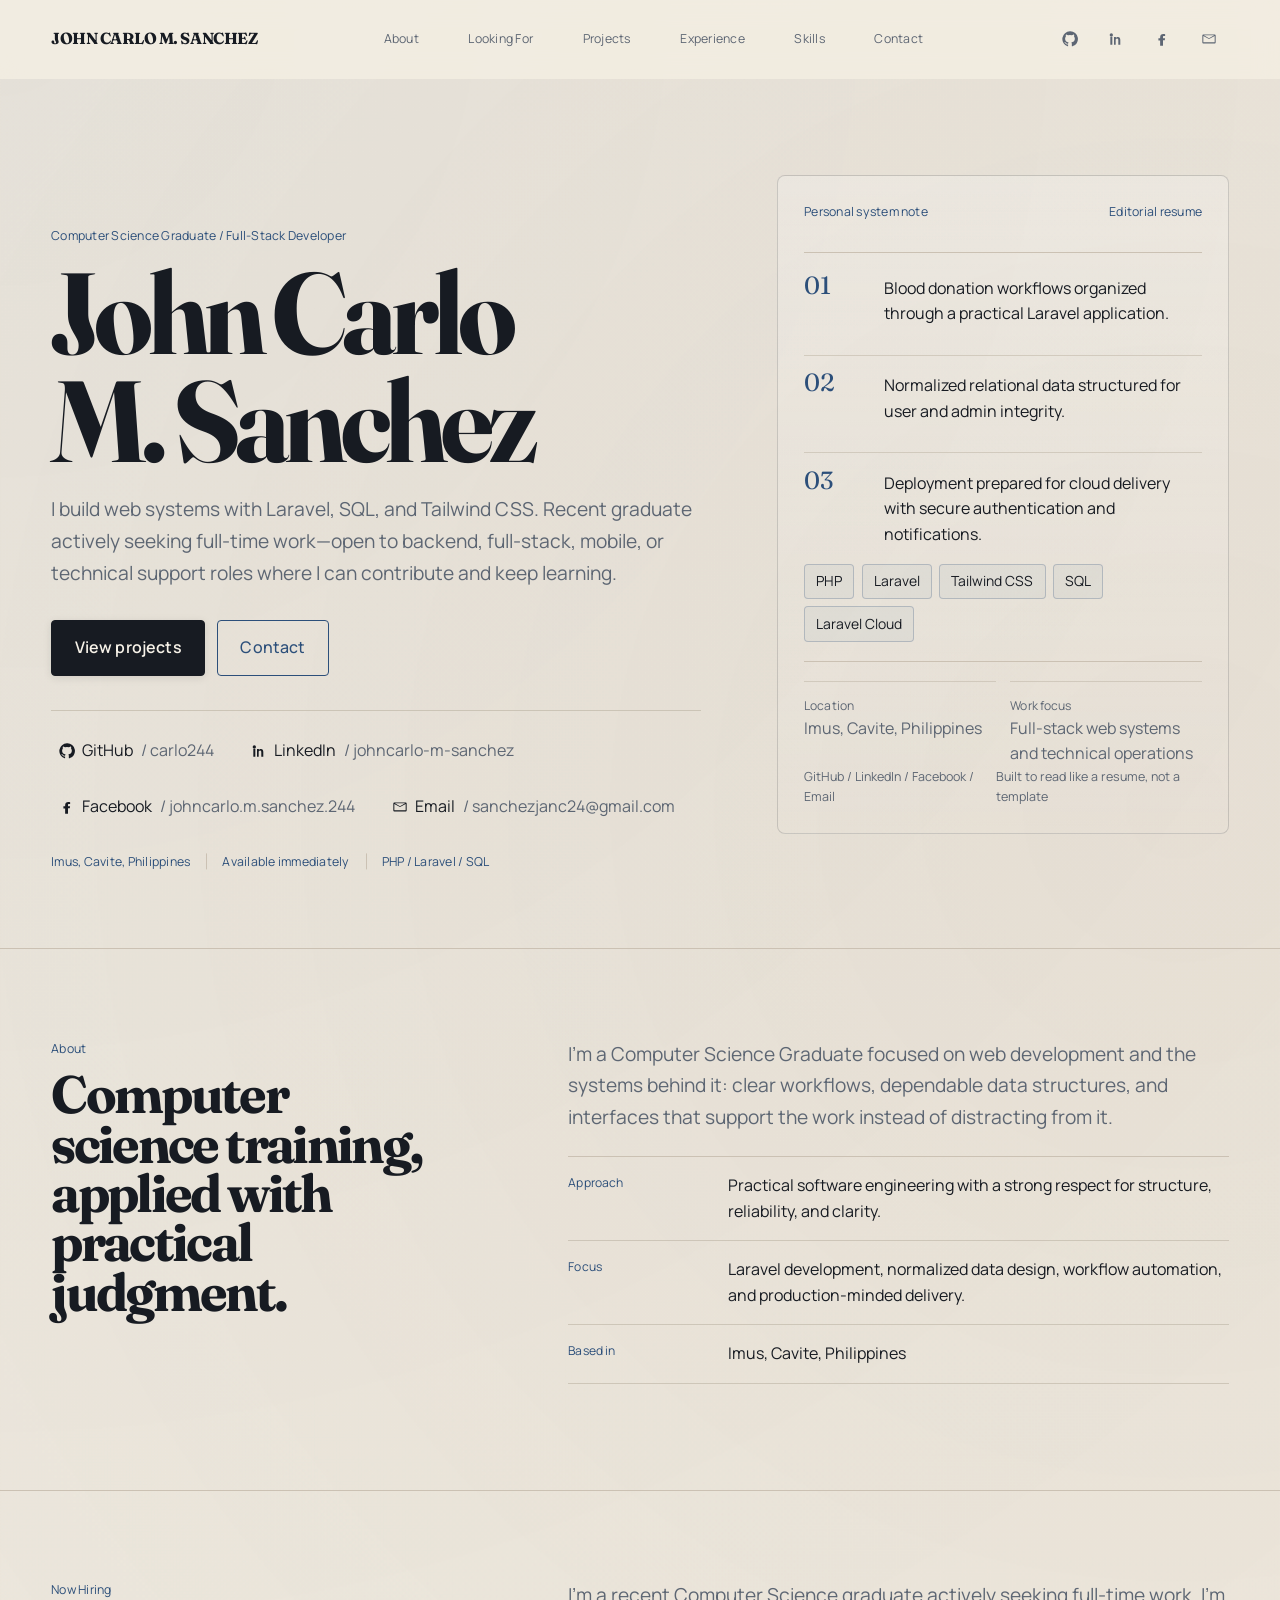
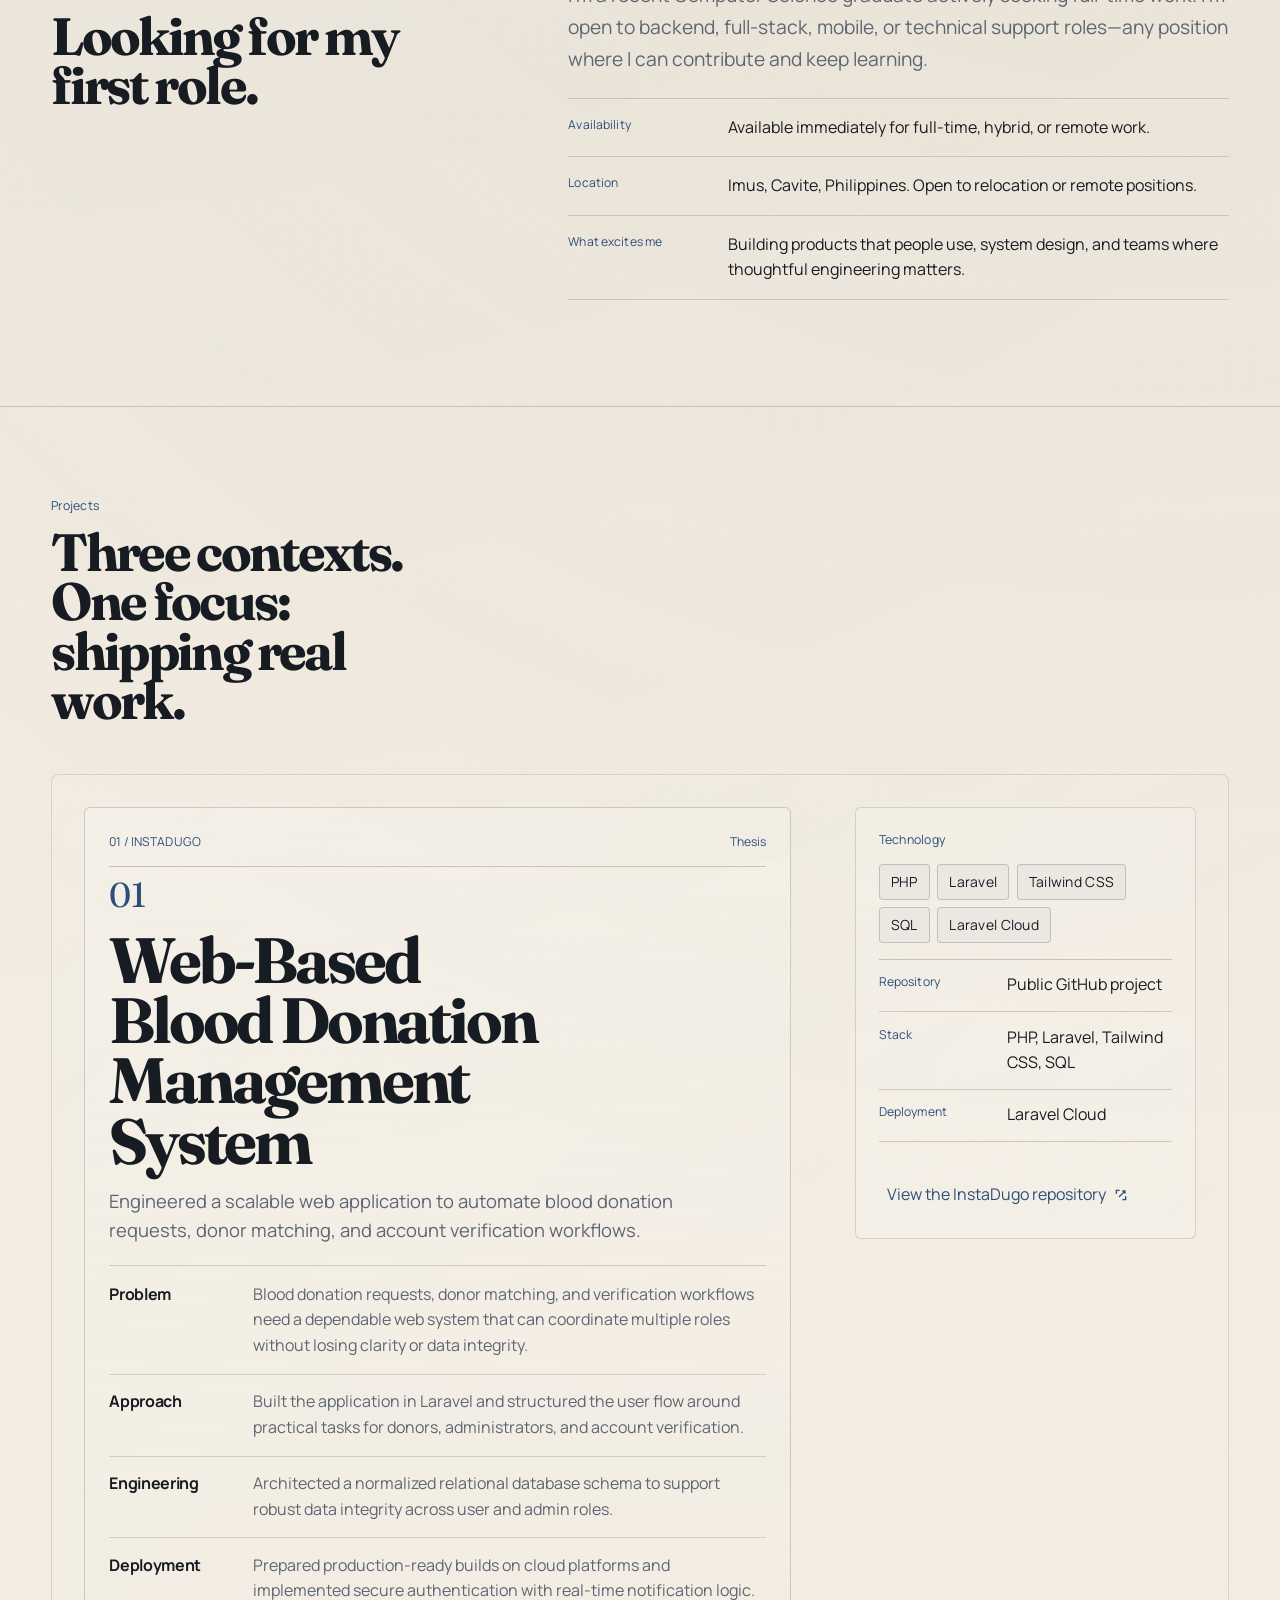
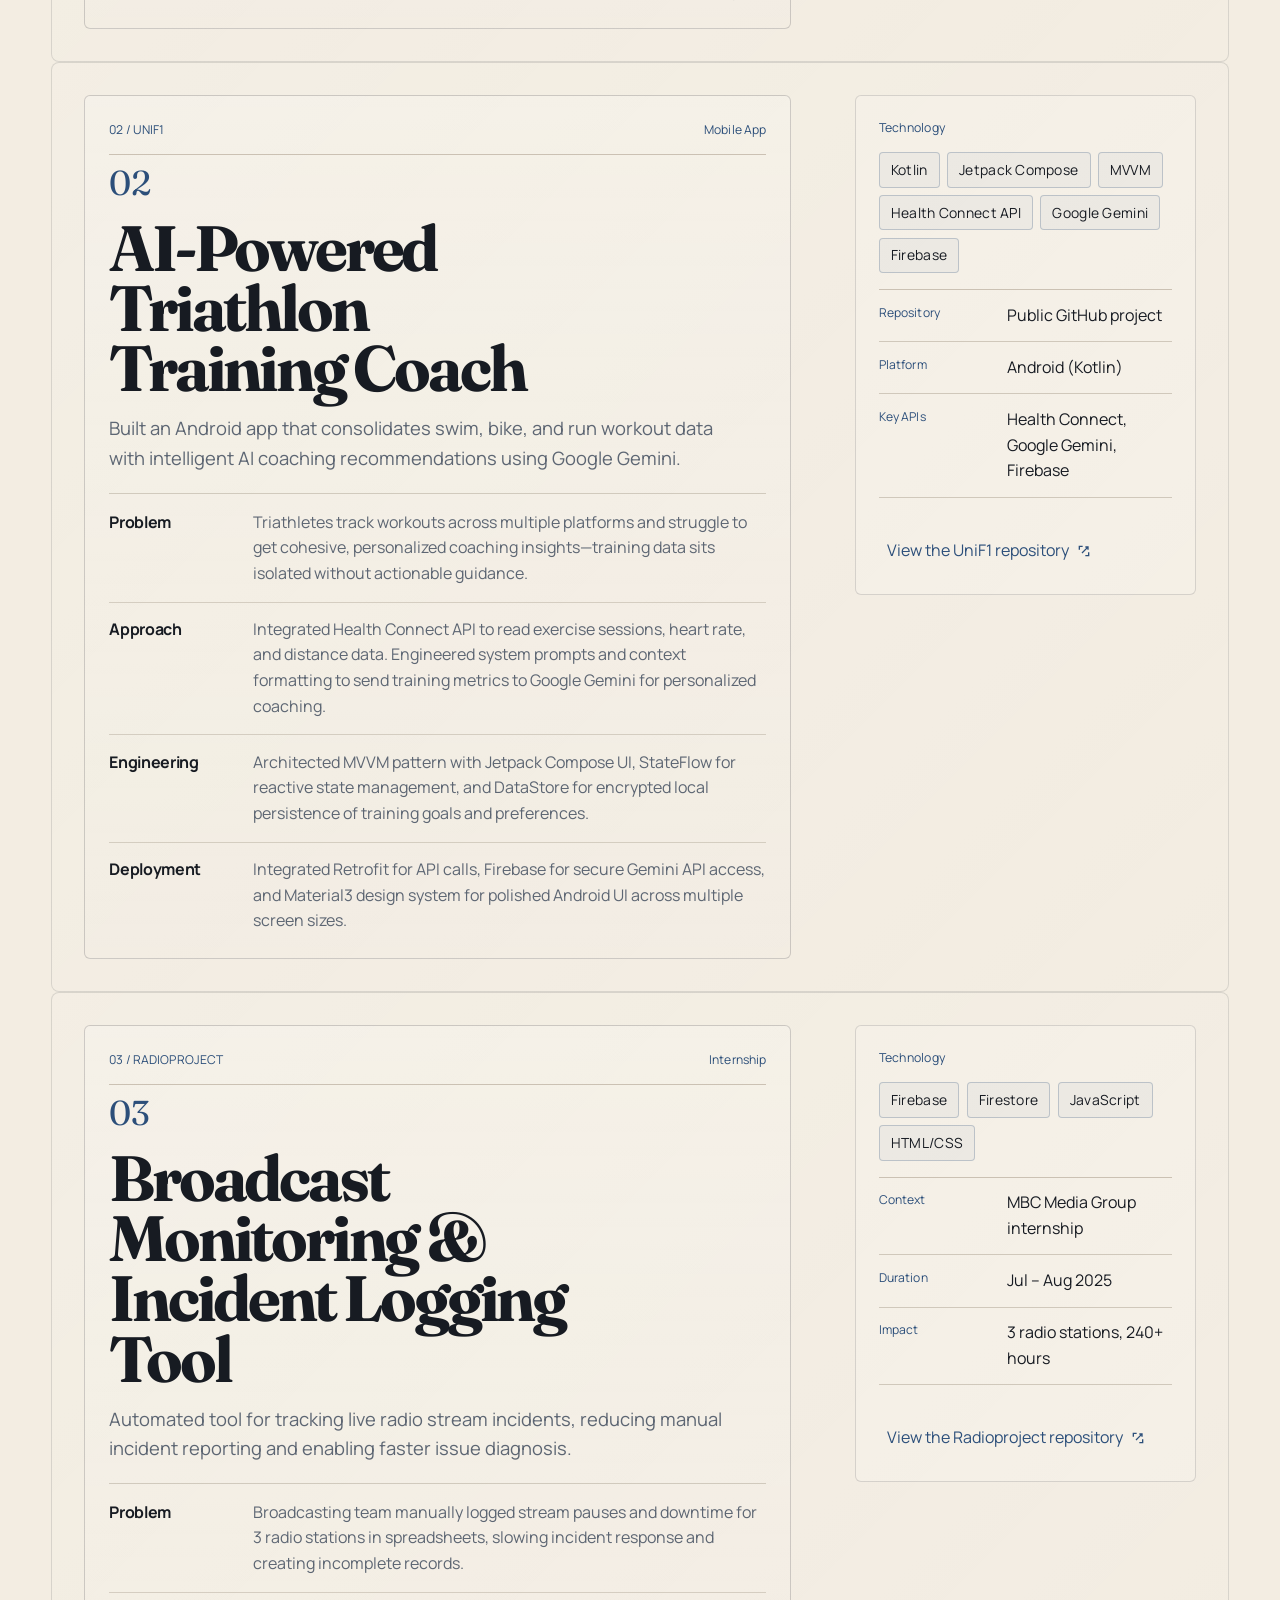
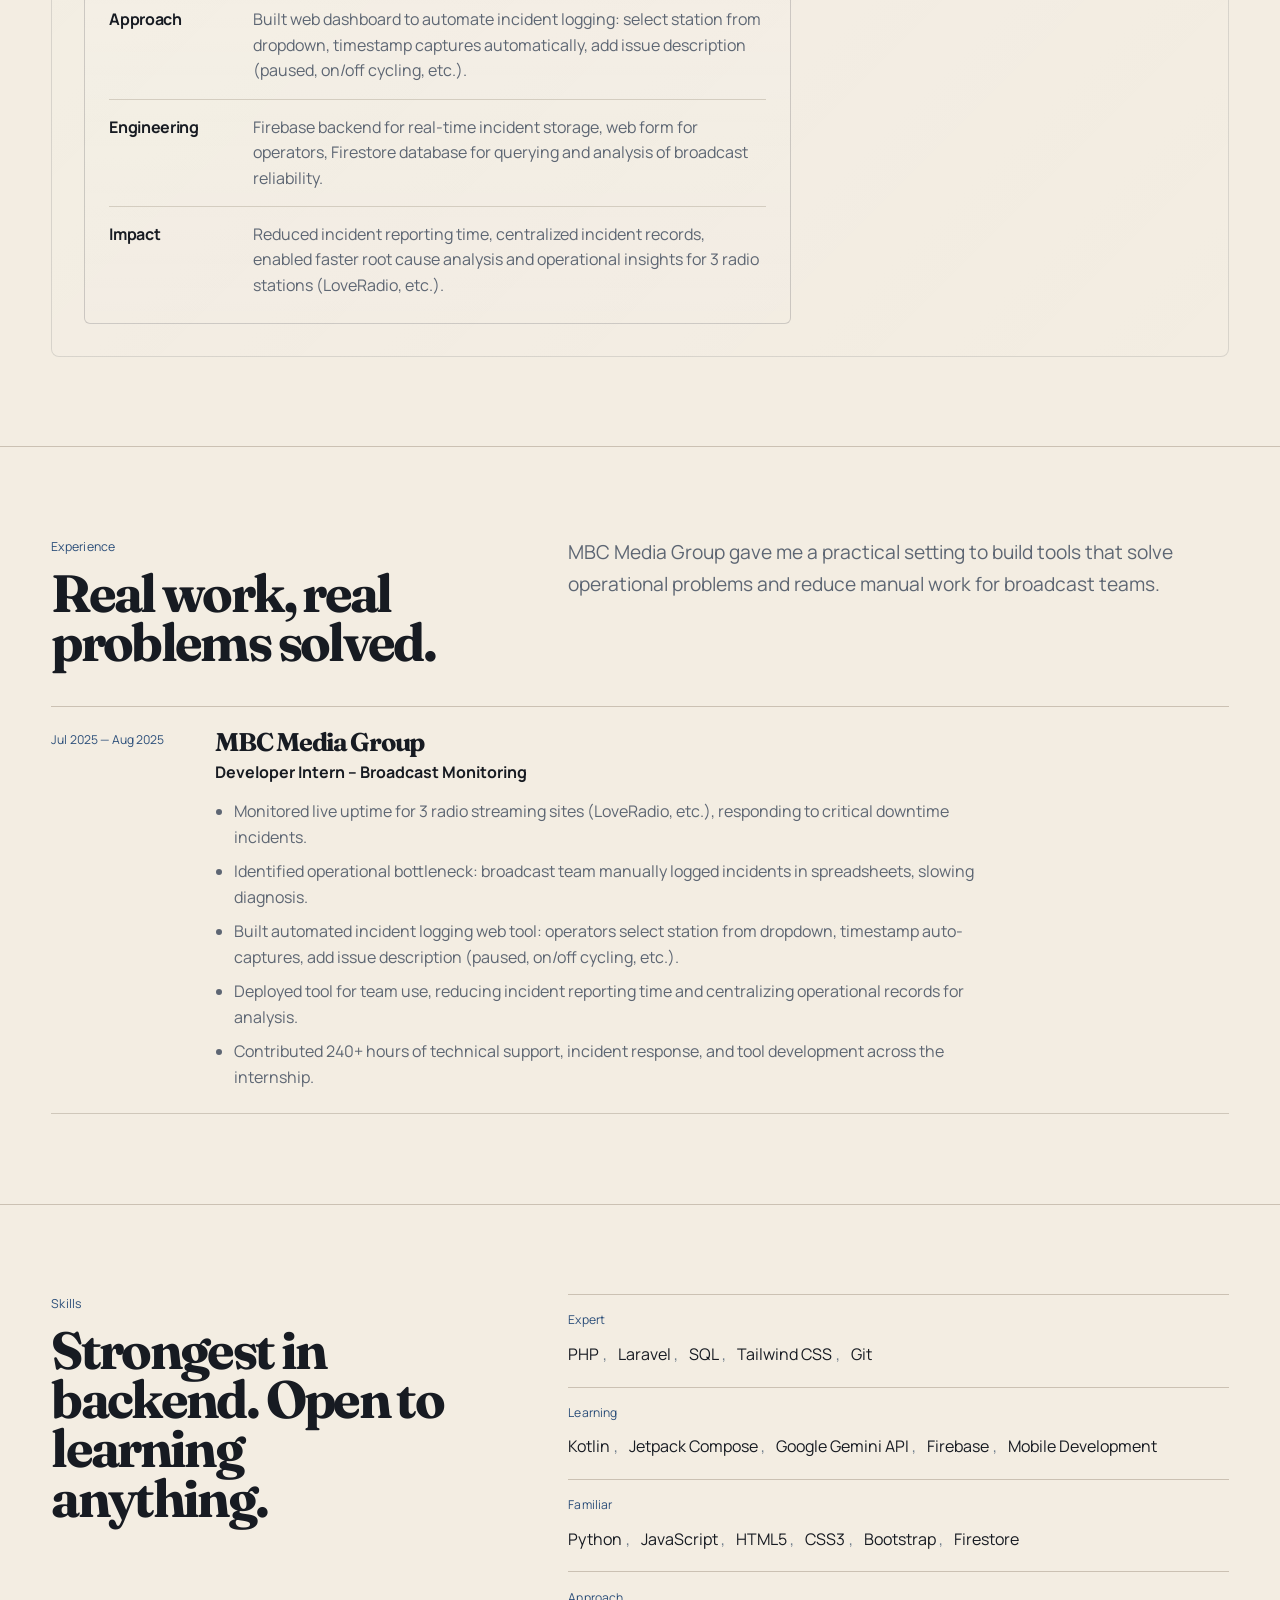
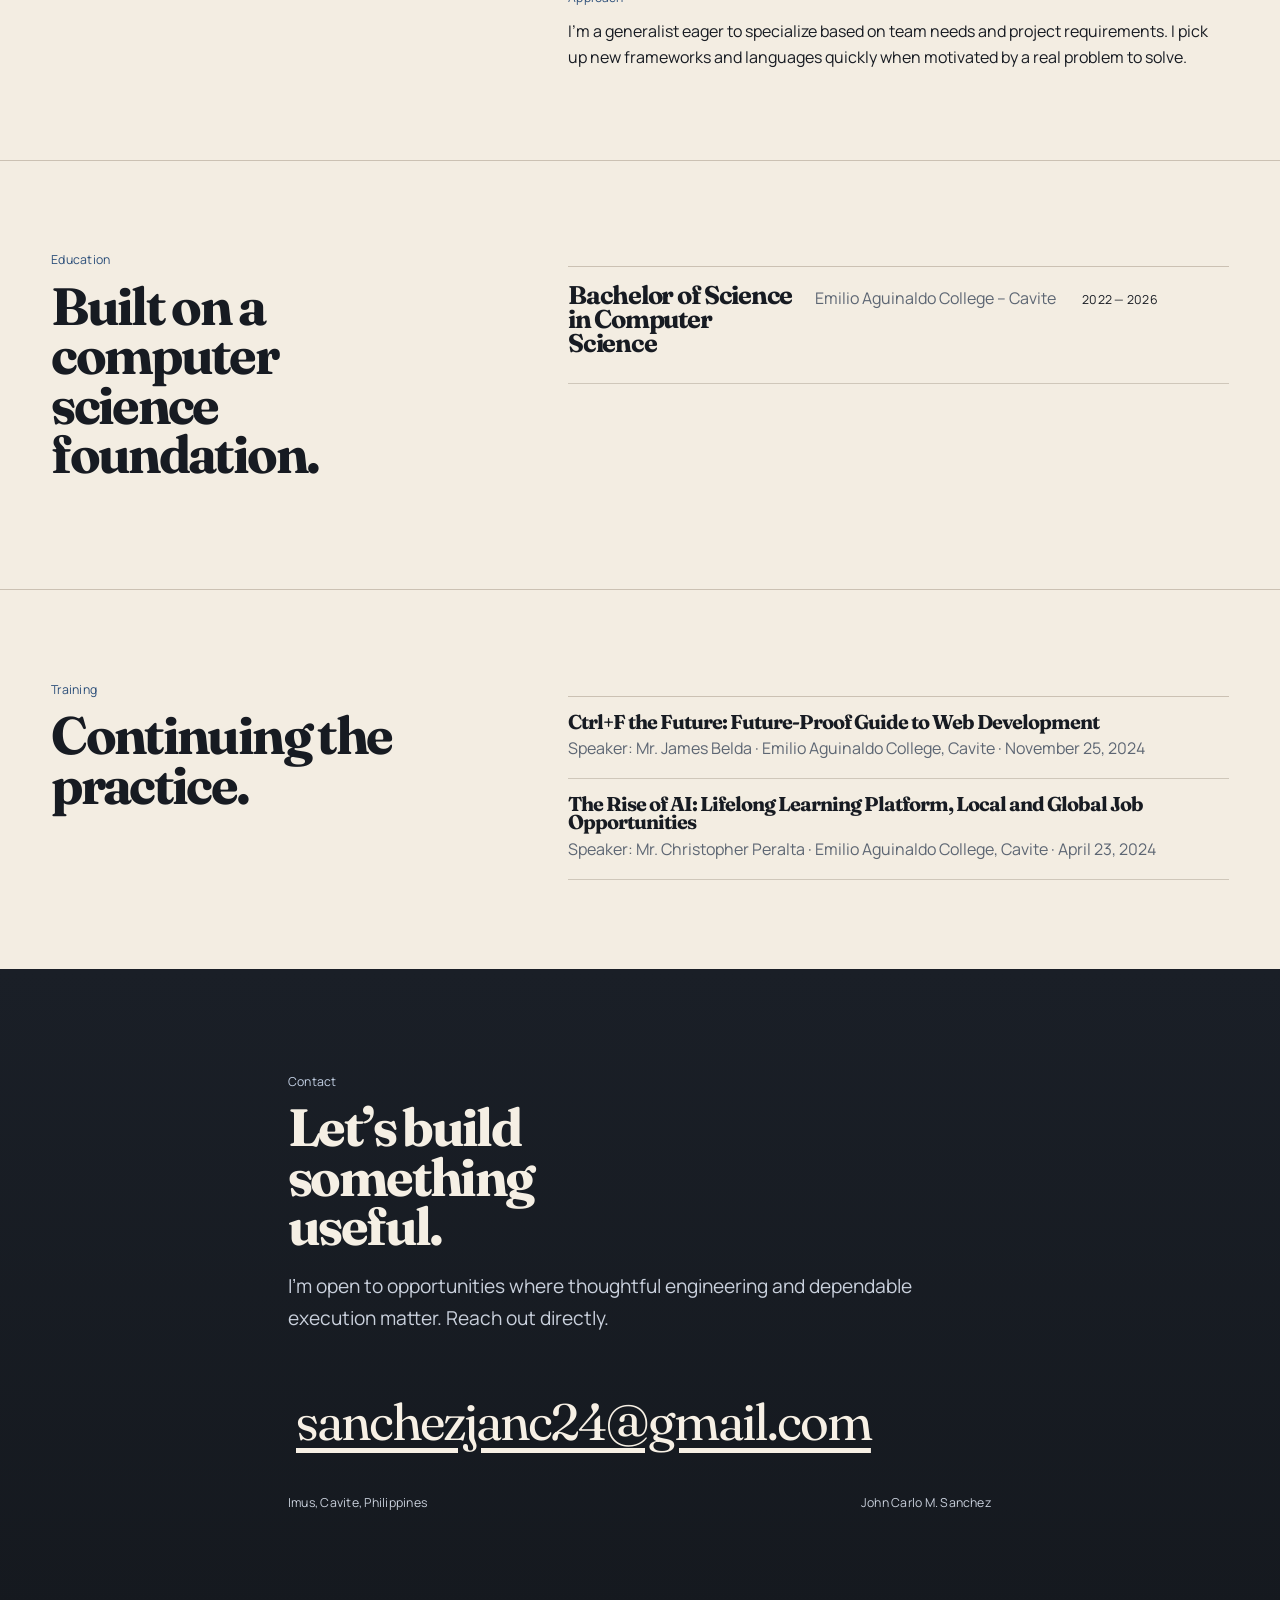
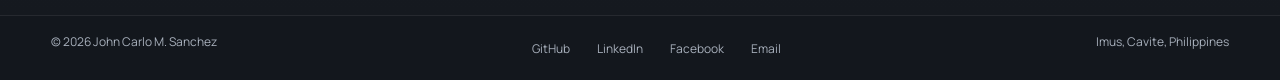
<file: index.html>
<!doctype html>
<html lang="en">
<head>
  <meta charset="utf-8">
  <meta name="viewport" content="width=device-width, initial-scale=1">
  <meta name="description" content="Portfolio of John Carlo M. Sanchez, a Computer Science Graduate and Full-Stack Developer based in Imus, Cavite, Philippines.">
  <meta name="theme-color" content="#f3ede2">
  <meta property="og:type" content="website">
  <meta property="og:title" content="John Carlo M. Sanchez | Computer Science Graduate and Full-Stack Developer">
  <meta property="og:description" content="A personal portfolio and digital resume focused on web systems, technical problem-solving, and project storytelling.">
  <meta name="twitter:card" content="summary">
  <title>John Carlo M. Sanchez | Computer Science Graduate and Full-Stack Developer</title>
  <script>document.documentElement.classList.add('js');</script>
  <link rel="preconnect" href="https://fonts.googleapis.com">
  <link rel="preconnect" href="https://fonts.gstatic.com" crossorigin>
  <link href="https://fonts.googleapis.com/css2?family=Fraunces:opsz,wght@9..144,700&family=Manrope:wght@400;500;600&display=swap" rel="stylesheet">
  <link rel="stylesheet" href="styles.css">
</head>
<body>
  <a class="skip-link" href="#main">Skip to content</a>
  <header id="site-header">
    <nav class="nav shell" aria-label="Primary navigation">
      <a class="brand" href="#top">JOHN CARLO M. SANCHEZ</a>
      <div class="nav-links" aria-label="Page sections">
        <a class="nav-link" href="#about">About</a>
        <a class="nav-link" href="#availability">Looking For</a>
        <a class="nav-link" href="#projects">Projects</a>
        <a class="nav-link" href="#experience">Experience</a>
        <a class="nav-link" href="#skills">Skills</a>
        <a class="nav-link" href="#contact">Contact</a>
      </div>
      <div class="nav-socials" aria-label="Social links">
        <a class="social-icon-link" href="https://github.com/carlo244" target="_blank" rel="noreferrer" aria-label="GitHub profile">
          <svg class="icon" viewBox="0 0 24 24" aria-hidden="true"><path d="M12 .5a11.5 11.5 0 0 0-3.64 22.41c.58.1.79-.25.79-.56v-2.1c-3.2.7-3.87-1.37-3.87-1.37-.52-1.33-1.28-1.69-1.28-1.69-1.05-.72.08-.71.08-.71 1.16.08 1.77 1.2 1.77 1.2 1.03 1.77 2.7 1.26 3.36.96.1-.75.4-1.26.72-1.55-2.56-.3-5.25-1.28-5.25-5.68 0-1.25.44-2.27 1.17-3.07-.12-.3-.51-1.54.11-3.2 0 0 .96-.31 3.14 1.18a10.9 10.9 0 0 1 5.72 0c2.18-1.5 3.14-1.18 3.14-1.18.62 1.66.23 2.9.11 3.2.73.8 1.17 1.82 1.17 3.07 0 4.41-2.7 5.38-5.27 5.68.41.36.77 1.08.77 2.18v3.23c0 .31.2.67.8.56A11.5 11.5 0 0 0 12 .5Z"/></svg>
        </a>
        <a class="social-icon-link" href="https://www.linkedin.com/in/johncarlo-m-sanchez/" target="_blank" rel="noreferrer" aria-label="LinkedIn profile">
          <svg class="icon" viewBox="0 0 24 24" aria-hidden="true"><path d="M4.98 3.5A2.48 2.48 0 1 1 5 8.46 2.48 2.48 0 0 1 4.98 3.5ZM3.5 20.5h3V9h-3v11.5ZM9 9h2.88v1.57h.04c.4-.76 1.4-1.57 2.88-1.57 3.08 0 3.65 2.03 3.65 4.67v6.83h-3V14.4c0-1.3-.02-2.98-1.82-2.98-1.83 0-2.11 1.43-2.11 2.9v6.18H9V9Z"/></svg>
        </a>
        <a class="social-icon-link" href="https://www.facebook.com/johncarlo.m.sanchez.244/" target="_blank" rel="noreferrer" aria-label="Facebook profile">
          <svg class="icon" viewBox="0 0 24 24" aria-hidden="true"><path d="M13.5 22v-8h2.7l.4-3.1h-3.1V9c0-.9.2-1.4 1.4-1.4h1.8V4.8c-.9-.1-1.8-.2-2.8-.2-2.8 0-4.7 1.7-4.7 4.9V11H6.6v3.1h2.6v8h4.3Z"/></svg>
        </a>
        <a class="social-icon-link" href="mailto:sanchezjanc24@gmail.com" aria-label="Send email">
          <svg class="icon" viewBox="0 0 24 24" aria-hidden="true"><path d="M3.5 5.25h17A1.5 1.5 0 0 1 22 6.75v10.5a1.5 1.5 0 0 1-1.5 1.5h-17A1.5 1.5 0 0 1 2 17.25V6.75a1.5 1.5 0 0 1 1.5-1.5Zm0 2.2v9.3h17v-9.3L12 12.1 3.5 7.45Zm.7-.9L12 10.7l7.8-4.15h-15.6Z"/></svg>
        </a>
      </div>
    </nav>
  </header>

  <main id="main">
    <section class="hero shell" id="top">
      <div class="hero-grid">
        <div class="hero-copy is-visible" data-reveal>
          <p class="eyebrow">Computer Science Graduate / Full-Stack Developer</p>
          <h1>John Carlo M. Sanchez</h1>
          <p class="lede">I build web systems with Laravel, SQL, and Tailwind CSS. Recent graduate actively seeking full-time work—open to backend, full-stack, mobile, or technical support roles where I can contribute and keep learning.</p>
          <div class="button-row">
            <a class="button primary" href="#projects" target="_blank" rel="noreferrer">View projects</a>
            <a class="button ghost" href="#contact">Contact</a>
          </div>
          <div class="hero-socials" aria-label="Contact and social links">
            <a class="social-link" href="https://github.com/carlo244" target="_blank" rel="noreferrer">
              <svg class="icon" viewBox="0 0 24 24" aria-hidden="true"><path d="M12 .5a11.5 11.5 0 0 0-3.64 22.41c.58.1.79-.25.79-.56v-2.1c-3.2.7-3.87-1.37-3.87-1.37-.52-1.33-1.28-1.69-1.28-1.69-1.05-.72.08-.71.08-.71 1.16.08 1.77 1.2 1.77 1.2 1.03 1.77 2.7 1.26 3.36.96.1-.75.4-1.26.72-1.55-2.56-.3-5.25-1.28-5.25-5.68 0-1.25.44-2.27 1.17-3.07-.12-.3-.51-1.54.11-3.2 0 0 .96-.31 3.14 1.18a10.9 10.9 0 0 1 5.72 0c2.18-1.5 3.14-1.18 3.14-1.18.62 1.66.23 2.9.11 3.2.73.8 1.17 1.82 1.17 3.07 0 4.41-2.7 5.38-5.27 5.68.41.36.77 1.08.77 2.18v3.23c0 .31.2.67.8.56A11.5 11.5 0 0 0 12 .5Z"/></svg>
              <span>GitHub</span>
              <span>/ carlo244</span>
            </a>
            <a class="social-link" href="https://www.linkedin.com/in/johncarlo-m-sanchez/" target="_blank" rel="noreferrer">
              <svg class="icon" viewBox="0 0 24 24" aria-hidden="true"><path d="M4.98 3.5A2.48 2.48 0 1 1 5 8.46 2.48 2.48 0 0 1 4.98 3.5ZM3.5 20.5h3V9h-3v11.5ZM9 9h2.88v1.57h.04c.4-.76 1.4-1.57 2.88-1.57 3.08 0 3.65 2.03 3.65 4.67v6.83h-3V14.4c0-1.3-.02-2.98-1.82-2.98-1.83 0-2.11 1.43-2.11 2.9v6.18H9V9Z"/></svg>
              <span>LinkedIn</span>
              <span>/ johncarlo-m-sanchez</span>
            </a>
            <a class="social-link" href="https://www.facebook.com/johncarlo.m.sanchez.244/" target="_blank" rel="noreferrer">
              <svg class="icon" viewBox="0 0 24 24" aria-hidden="true"><path d="M13.5 22v-8h2.7l.4-3.1h-3.1V9c0-.9.2-1.4 1.4-1.4h1.8V4.8c-.9-.1-1.8-.2-2.8-.2-2.8 0-4.7 1.7-4.7 4.9V11H6.6v3.1h2.6v8h4.3Z"/></svg>
              <span>Facebook</span>
              <span>/ johncarlo.m.sanchez.244</span>
            </a>
            <a class="social-link" href="mailto:sanchezjanc24@gmail.com">
              <svg class="icon" viewBox="0 0 24 24" aria-hidden="true"><path d="M3.5 5.25h17A1.5 1.5 0 0 1 22 6.75v10.5a1.5 1.5 0 0 1-1.5 1.5h-17A1.5 1.5 0 0 1 2 17.25V6.75a1.5 1.5 0 0 1 1.5-1.5Zm0 2.2v9.3h17v-9.3L12 12.1 3.5 7.45Zm.7-.9L12 10.7l7.8-4.15h-15.6Z"/></svg>
              <span>Email</span>
              <span>/ sanchezjanc24@gmail.com</span>
            </a>
          </div>
          <div class="hero-meta-row meta" aria-label="Location and technical focus">
            <span>Imus, Cavite, Philippines</span>
            <span>Available immediately</span>
            <span>PHP / Laravel / SQL</span>
          </div>
        </div>

        <aside class="hero-visual is-visible" data-reveal aria-label="Engineering overview">
          <div class="visual-header">
            <span class="tiny">Personal system note</span>
            <span class="tiny">Editorial resume</span>
          </div>
          <div class="visual-panel">
            <div class="visual-stack">
              <div class="visual-row">
                <span>01</span>
                <p>Blood donation workflows organized through a practical Laravel application.</p>
              </div>
              <div class="visual-row">
                <span>02</span>
                <p>Normalized relational data structured for user and admin integrity.</p>
              </div>
              <div class="visual-row">
                <span>03</span>
                <p>Deployment prepared for cloud delivery with secure authentication and notifications.</p>
              </div>
            </div>
            <div class="tech-strip" aria-label="Primary technologies">
              <span>PHP</span>
              <span>Laravel</span>
              <span>Tailwind CSS</span>
              <span>SQL</span>
              <span>Laravel Cloud</span>
            </div>
          </div>
          <div class="visual-notes">
            <div class="note-block">
              <p class="index-label">Location</p>
              <p>Imus, Cavite, Philippines</p>
            </div>
            <div class="note-block">
              <p class="index-label">Work focus</p>
              <p>Full-stack web systems and technical operations</p>
            </div>
          </div>
          <div class="visual-footer">
            <span>GitHub / LinkedIn / Facebook / Email</span>
            <span>Built to read like a resume, not a template</span>
          </div>
        </aside>
      </div>
    </section>

    <section class="section" id="about">
      <div class="shell section-grid" data-reveal>
        <div class="section-copy">
          <p class="section-label">About</p>
          <h2>Computer science training, applied with practical judgment.</h2>
        </div>
        <div>
          <p class="lede">I’m a Computer Science Graduate focused on web development and the systems behind it: clear workflows, dependable data structures, and interfaces that support the work instead of distracting from it.</p>
          <dl class="detail-list">
            <div class="detail-item">
              <dt>Approach</dt>
              <dd>Practical software engineering with a strong respect for structure, reliability, and clarity.</dd>
            </div>
            <div class="detail-item">
              <dt>Focus</dt>
              <dd>Laravel development, normalized data design, workflow automation, and production-minded delivery.</dd>
            </div>
            <div class="detail-item">
              <dt>Based in</dt>
              <dd>Imus, Cavite, Philippines</dd>
            </div>
          </dl>
        </div>
      </div>
    </section>

    <section class="section" id="availability">
      <div class="shell" data-reveal>
        <div class="section-grid" style="grid-template-columns:minmax(0,0.8fr) minmax(0,1.2fr); gap: clamp(2rem, 6vw, 5rem);">
          <div class="section-copy">
            <p class="section-label">Now Hiring</p>
            <h2>Looking for my first role.</h2>
          </div>
          <div>
            <p class="lede">I'm a recent Computer Science graduate actively seeking full-time work. I'm open to backend, full-stack, mobile, or technical support roles—any position where I can contribute and keep learning.</p>
            <dl class="detail-list">
              <div class="detail-item">
                <dt>Availability</dt>
                <dd>Available immediately for full-time, hybrid, or remote work.</dd>
              </div>
              <div class="detail-item">
                <dt>Location</dt>
                <dd>Imus, Cavite, Philippines. Open to relocation or remote positions.</dd>
              </div>
              <div class="detail-item">
                <dt>What excites me</dt>
                <dd>Building products that people use, system design, and teams where thoughtful engineering matters.</dd>
              </div>
            </dl>
          </div>
        </div>
      </div>
    </section>

    <section class="section" id="projects">
      <div class="shell project-case" data-reveal>
        <div class="section-grid" style="grid-template-columns:minmax(0,0.8fr) minmax(0,1.2fr); gap: clamp(2rem, 6vw, 5rem);">
          <div class="section-copy">
            <p class="section-label">Projects</p>
            <h2>Three contexts. One focus: shipping real work.</h2>
          </div>
        </div>

        <article class="project-layout" aria-labelledby="instadugo-title">
          <div class="project-stage">
            <div class="project-ribbon">
              <span class="project-kicker">01 / INSTADUGO</span>
              <span class="project-kicker">Thesis</span>
            </div>
            <span class="project-number">01</span>
            <h3 class="project-title" id="instadugo-title">Web-Based Blood Donation Management System</h3>
            <p class="project-system">Engineered a scalable web application to automate blood donation requests, donor matching, and account verification workflows.</p>

            <div class="project-notes">
              <section class="project-note" aria-labelledby="instadugo-problem">
                <h4 id="instadugo-problem">Problem</h4>
                <p>Blood donation requests, donor matching, and verification workflows need a dependable web system that can coordinate multiple roles without losing clarity or data integrity.</p>
              </section>
              <section class="project-note" aria-labelledby="instadugo-approach">
                <h4 id="instadugo-approach">Approach</h4>
                <p>Built the application in Laravel and structured the user flow around practical tasks for donors, administrators, and account verification.</p>
              </section>
              <section class="project-note" aria-labelledby="instadugo-engineering">
                <h4 id="instadugo-engineering">Engineering</h4>
                <p>Architected a normalized relational database schema to support robust data integrity across user and admin roles.</p>
              </section>
              <section class="project-note" aria-labelledby="instadugo-deployment">
                <h4 id="instadugo-deployment">Deployment</h4>
                <p>Prepared production-ready builds on cloud platforms and implemented secure authentication with real-time notification logic.</p>
              </section>
            </div>
          </div>

          <aside class="project-aside">
            <p class="tiny">Technology</p>
            <div class="project-tags" aria-label="Project technologies">
              <span class="link-chip">PHP</span>
              <span class="link-chip">Laravel</span>
              <span class="link-chip">Tailwind CSS</span>
              <span class="link-chip">SQL</span>
              <span class="link-chip">Laravel Cloud</span>
            </div>

            <dl class="detail-list" style="margin-top:1rem;">
              <div class="detail-item">
                <dt>Repository</dt>
                <dd>Public GitHub project</dd>
              </div>
              <div class="detail-item">
                <dt>Stack</dt>
                <dd>PHP, Laravel, Tailwind CSS, SQL</dd>
              </div>
              <div class="detail-item">
                <dt>Deployment</dt>
                <dd>Laravel Cloud</dd>
              </div>
            </dl>

            <a class="repo-link" href="https://github.com/Carlo244/instadugo" target="_blank" rel="noreferrer">
              <span>View the InstaDugo repository</span>
              <svg class="icon" viewBox="0 0 24 24" aria-hidden="true"><path d="M14 5h5v5h-2V8.41l-7.3 7.3-1.4-1.42 7.29-7.29H14V5Z M6 6h4V4H4v6h2V6Z M18 18h-4v2h6v-6h-2v4Z"/></svg>
            </a>
          </aside>
        </article>
      </div>

      <div class="shell project-case" data-reveal>
        <article class="project-layout" aria-labelledby="unif1-title">
          <div class="project-stage">
            <div class="project-ribbon">
              <span class="project-kicker">02 / UNIF1</span>
              <span class="project-kicker">Mobile App</span>
            </div>
            <span class="project-number">02</span>
            <h3 class="project-title" id="unif1-title">AI-Powered Triathlon Training Coach</h3>
            <p class="project-system">Built an Android app that consolidates swim, bike, and run workout data with intelligent AI coaching recommendations using Google Gemini.</p>

            <div class="project-notes">
              <section class="project-note" aria-labelledby="unif1-problem">
                <h4 id="unif1-problem">Problem</h4>
                <p>Triathletes track workouts across multiple platforms and struggle to get cohesive, personalized coaching insights—training data sits isolated without actionable guidance.</p>
              </section>
              <section class="project-note" aria-labelledby="unif1-approach">
                <h4 id="unif1-approach">Approach</h4>
                <p>Integrated Health Connect API to read exercise sessions, heart rate, and distance data. Engineered system prompts and context formatting to send training metrics to Google Gemini for personalized coaching.</p>
              </section>
              <section class="project-note" aria-labelledby="unif1-engineering">
                <h4 id="unif1-engineering">Engineering</h4>
                <p>Architected MVVM pattern with Jetpack Compose UI, StateFlow for reactive state management, and DataStore for encrypted local persistence of training goals and preferences.</p>
              </section>
              <section class="project-note" aria-labelledby="unif1-deployment">
                <h4 id="unif1-deployment">Deployment</h4>
                <p>Integrated Retrofit for API calls, Firebase for secure Gemini API access, and Material3 design system for polished Android UI across multiple screen sizes.</p>
              </section>
            </div>
          </div>

          <aside class="project-aside">
            <p class="tiny">Technology</p>
            <div class="project-tags" aria-label="Project technologies">
              <span class="link-chip">Kotlin</span>
              <span class="link-chip">Jetpack Compose</span>
              <span class="link-chip">MVVM</span>
              <span class="link-chip">Health Connect API</span>
              <span class="link-chip">Google Gemini</span>
              <span class="link-chip">Firebase</span>
            </div>

            <dl class="detail-list" style="margin-top:1rem;">
              <div class="detail-item">
                <dt>Repository</dt>
                <dd>Public GitHub project</dd>
              </div>
              <div class="detail-item">
                <dt>Platform</dt>
                <dd>Android (Kotlin)</dd>
              </div>
              <div class="detail-item">
                <dt>Key APIs</dt>
                <dd>Health Connect, Google Gemini, Firebase</dd>
              </div>
            </dl>

            <a class="repo-link" href="https://github.com/Carlo244/UniF1" target="_blank" rel="noreferrer">
              <span>View the UniF1 repository</span>
              <svg class="icon" viewBox="0 0 24 24" aria-hidden="true"><path d="M14 5h5v5h-2V8.41l-7.3 7.3-1.4-1.42 7.29-7.29H14V5Z M6 6h4V4H4v6h2V6Z M18 18h-4v2h6v-6h-2v4Z"/></svg>
            </a>
          </aside>
        </article>
      </div>

      <div class="shell project-case" data-reveal>
        <article class="project-layout" aria-labelledby="radioproject-title">
          <div class="project-stage">
            <div class="project-ribbon">
              <span class="project-kicker">03 / RADIOPROJECT</span>
              <span class="project-kicker">Internship</span>
            </div>
            <span class="project-number">03</span>
            <h3 class="project-title" id="radioproject-title">Broadcast Monitoring & Incident Logging Tool</h3>
            <p class="project-system">Automated tool for tracking live radio stream incidents, reducing manual incident reporting and enabling faster issue diagnosis.</p>

            <div class="project-notes">
              <section class="project-note" aria-labelledby="radioproject-problem">
                <h4 id="radioproject-problem">Problem</h4>
                <p>Broadcasting team manually logged stream pauses and downtime for 3 radio stations in spreadsheets, slowing incident response and creating incomplete records.</p>
              </section>
              <section class="project-note" aria-labelledby="radioproject-approach">
                <h4 id="radioproject-approach">Approach</h4>
                <p>Built web dashboard to automate incident logging: select station from dropdown, timestamp captures automatically, add issue description (paused, on/off cycling, etc.).</p>
              </section>
              <section class="project-note" aria-labelledby="radioproject-engineering">
                <h4 id="radioproject-engineering">Engineering</h4>
                <p>Firebase backend for real-time incident storage, web form for operators, Firestore database for querying and analysis of broadcast reliability.</p>
              </section>
              <section class="project-note" aria-labelledby="radioproject-impact">
                <h4 id="radioproject-impact">Impact</h4>
                <p>Reduced incident reporting time, centralized incident records, enabled faster root cause analysis and operational insights for 3 radio stations (LoveRadio, etc.).</p>
              </section>
            </div>
          </div>

          <aside class="project-aside">
            <p class="tiny">Technology</p>
            <div class="project-tags" aria-label="Project technologies">
              <span class="link-chip">Firebase</span>
              <span class="link-chip">Firestore</span>
              <span class="link-chip">JavaScript</span>
              <span class="link-chip">HTML/CSS</span>
            </div>

            <dl class="detail-list" style="margin-top:1rem;">
              <div class="detail-item">
                <dt>Context</dt>
                <dd>MBC Media Group internship</dd>
              </div>
              <div class="detail-item">
                <dt>Duration</dt>
                <dd>Jul – Aug 2025</dd>
              </div>
              <div class="detail-item">
                <dt>Impact</dt>
                <dd>3 radio stations, 240+ hours</dd>
              </div>
            </dl>

            <a class="repo-link" href="https://github.com/Carlo244/Radioproject" target="_blank" rel="noreferrer">
              <span>View the Radioproject repository</span>
              <svg class="icon" viewBox="0 0 24 24" aria-hidden="true"><path d="M14 5h5v5h-2V8.41l-7.3 7.3-1.4-1.42 7.29-7.29H14V5Z M6 6h4V4H4v6h2V6Z M18 18h-4v2h6v-6h-2v4Z"/></svg>
            </a>
          </aside>
        </article>
      </div>
    </section>

    <section class="section" id="experience">
      <div class="shell" data-reveal>
        <div class="section-grid" style="grid-template-columns:minmax(0,0.8fr) minmax(0,1.2fr); gap: clamp(2rem, 6vw, 5rem);">
          <div class="section-copy">
            <p class="section-label">Experience</p>
            <h2>Real work, real problems solved.</h2>
          </div>
          <p class="lede">MBC Media Group gave me a practical setting to build tools that solve operational problems and reduce manual work for broadcast teams.</p>
        </div>

        <div class="timeline">
          <article class="timeline-item">
            <p class="time-stamp">Jul 2025 — Aug 2025</p>
            <div>
              <h3>MBC Media Group</h3>
              <p class="timeline-role">Developer Intern – Broadcast Monitoring</p>
              <ul>
                <li>Monitored live uptime for 3 radio streaming sites (LoveRadio, etc.), responding to critical downtime incidents.</li>
                <li>Identified operational bottleneck: broadcast team manually logged incidents in spreadsheets, slowing diagnosis.</li>
                <li>Built automated incident logging web tool: operators select station from dropdown, timestamp auto-captures, add issue description (paused, on/off cycling, etc.).</li>
                <li>Deployed tool for team use, reducing incident reporting time and centralizing operational records for analysis.</li>
                <li>Contributed 240+ hours of technical support, incident response, and tool development across the internship.</li>
              </ul>
            </div>
          </article>
        </div>
      </div>
    </section>

    <section class="section" id="skills">
      <div class="shell" data-reveal>
        <div class="section-grid" style="grid-template-columns:minmax(0,0.8fr) minmax(0,1.2fr); gap: clamp(2rem, 6vw, 5rem);">
          <div class="section-copy">
            <p class="section-label">Skills</p>
            <h2>Strongest in backend. Open to learning anything.</h2>
          </div>
          <div class="technical-index">
            <div class="index-group">
              <p class="index-label">Expert</p>
              <ul>
                <li>PHP</li>
                <li>Laravel</li>
                <li>SQL</li>
                <li>Tailwind CSS</li>
                <li>Git</li>
              </ul>
            </div>
            <div class="index-group">
              <p class="index-label">Learning</p>
              <ul>
                <li>Kotlin</li>
                <li>Jetpack Compose</li>
                <li>Google Gemini API</li>
                <li>Firebase</li>
                <li>Mobile Development</li>
              </ul>
            </div>
            <div class="index-group">
              <p class="index-label">Familiar</p>
              <ul>
                <li>Python</li>
                <li>JavaScript</li>
                <li>HTML5</li>
                <li>CSS3</li>
                <li>Bootstrap</li>
                <li>Firestore</li>
              </ul>
            </div>
            <div class="index-group">
              <p class="index-label">Approach</p>
              <ul>
                <li>I'm a generalist eager to specialize based on team needs and project requirements. I pick up new frameworks and languages quickly when motivated by a real problem to solve.</li>
              </ul>
            </div>
          </div>
        </div>
      </div>
    </section>

    <section class="section" id="education">
      <div class="shell" data-reveal>
        <div class="section-grid" style="grid-template-columns:minmax(0,0.8fr) minmax(0,1.2fr); gap: clamp(2rem, 6vw, 5rem);">
          <div class="section-copy">
            <p class="section-label">Education</p>
            <h2>Built on a computer science foundation.</h2>
          </div>
          <div class="compact-list">
            <div class="compact-item">
              <h3>Bachelor of Science in Computer Science</h3>
              <p>Emilio Aguinaldo College – Cavite</p>
              <span class="meta">2022 — 2026</span>
            </div>
          </div>
        </div>
      </div>
    </section>

    <section class="section" id="training">
      <div class="shell" data-reveal>
        <div class="section-grid" style="grid-template-columns:minmax(0,0.8fr) minmax(0,1.2fr); gap: clamp(2rem, 6vw, 5rem);">
          <div class="section-copy">
            <p class="section-label">Training</p>
            <h2>Continuing the practice.</h2>
          </div>
          <div class="training-list">
            <article class="training-entry">
              <h3>Ctrl+F the Future: Future-Proof Guide to Web Development</h3>
              <p>Speaker: Mr. James Belda · Emilio Aguinaldo College, Cavite · November 25, 2024</p>
            </article>
            <article class="training-entry">
              <h3>The Rise of AI: Lifelong Learning Platform, Local and Global Job Opportunities</h3>
              <p>Speaker: Mr. Christopher Peralta · Emilio Aguinaldo College, Cavite · April 23, 2024</p>
            </article>
          </div>
        </div>
      </div>
    </section>
  </main>

  <section class="contact" id="contact">
    <div class="shell contact-grid" data-reveal>
      <div class="contact-copy">
        <p class="eyebrow">Contact</p>
        <h2>Let’s build something useful.</h2>
        <p class="lede contact-note">I’m open to opportunities where thoughtful engineering and dependable execution matter. Reach out directly.</p>
        <a class="contact-email" href="mailto:sanchezjanc24@gmail.com">sanchezjanc24@gmail.com</a>
        <div class="contact-ribbon meta">
          <span>Imus, Cavite, Philippines</span>
          <span>John Carlo M. Sanchez</span>
        </div>
      </div>
    </div>
  </section>

  <footer>
    <div class="shell footer-row">
      <span>© <span id="year"></span> John Carlo M. Sanchez</span>
      <div class="footer-links" aria-label="Footer social links">
        <a href="https://github.com/carlo244" target="_blank" rel="noreferrer">GitHub</a>
        <a href="https://www.linkedin.com/in/johncarlo-m-sanchez/" target="_blank" rel="noreferrer">LinkedIn</a>
        <a href="https://www.facebook.com/johncarlo.m.sanchez.244/" target="_blank" rel="noreferrer">Facebook</a>
        <a href="mailto:sanchezjanc24@gmail.com">Email</a>
      </div>
      <span>Imus, Cavite, Philippines</span>
    </div>
  </footer>

  <script src="script.js"></script>
</body>
</html>
</file>
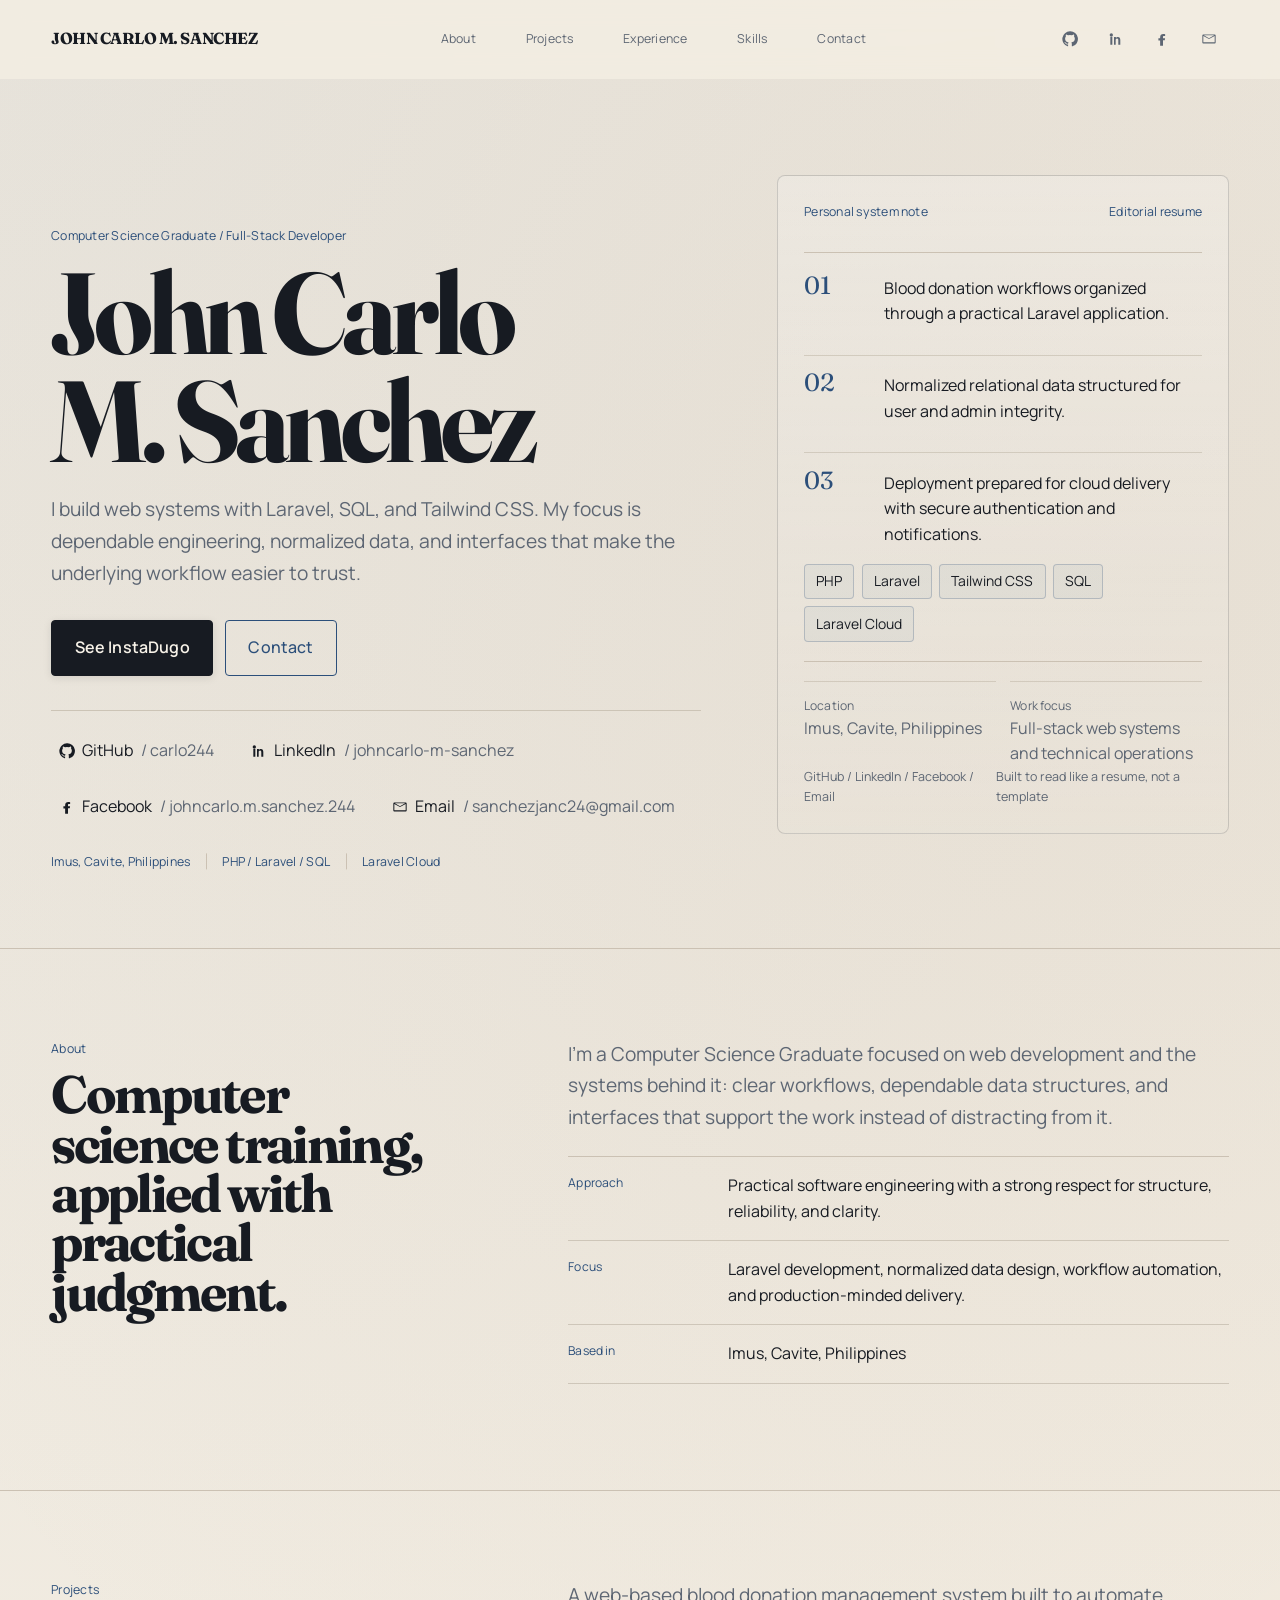
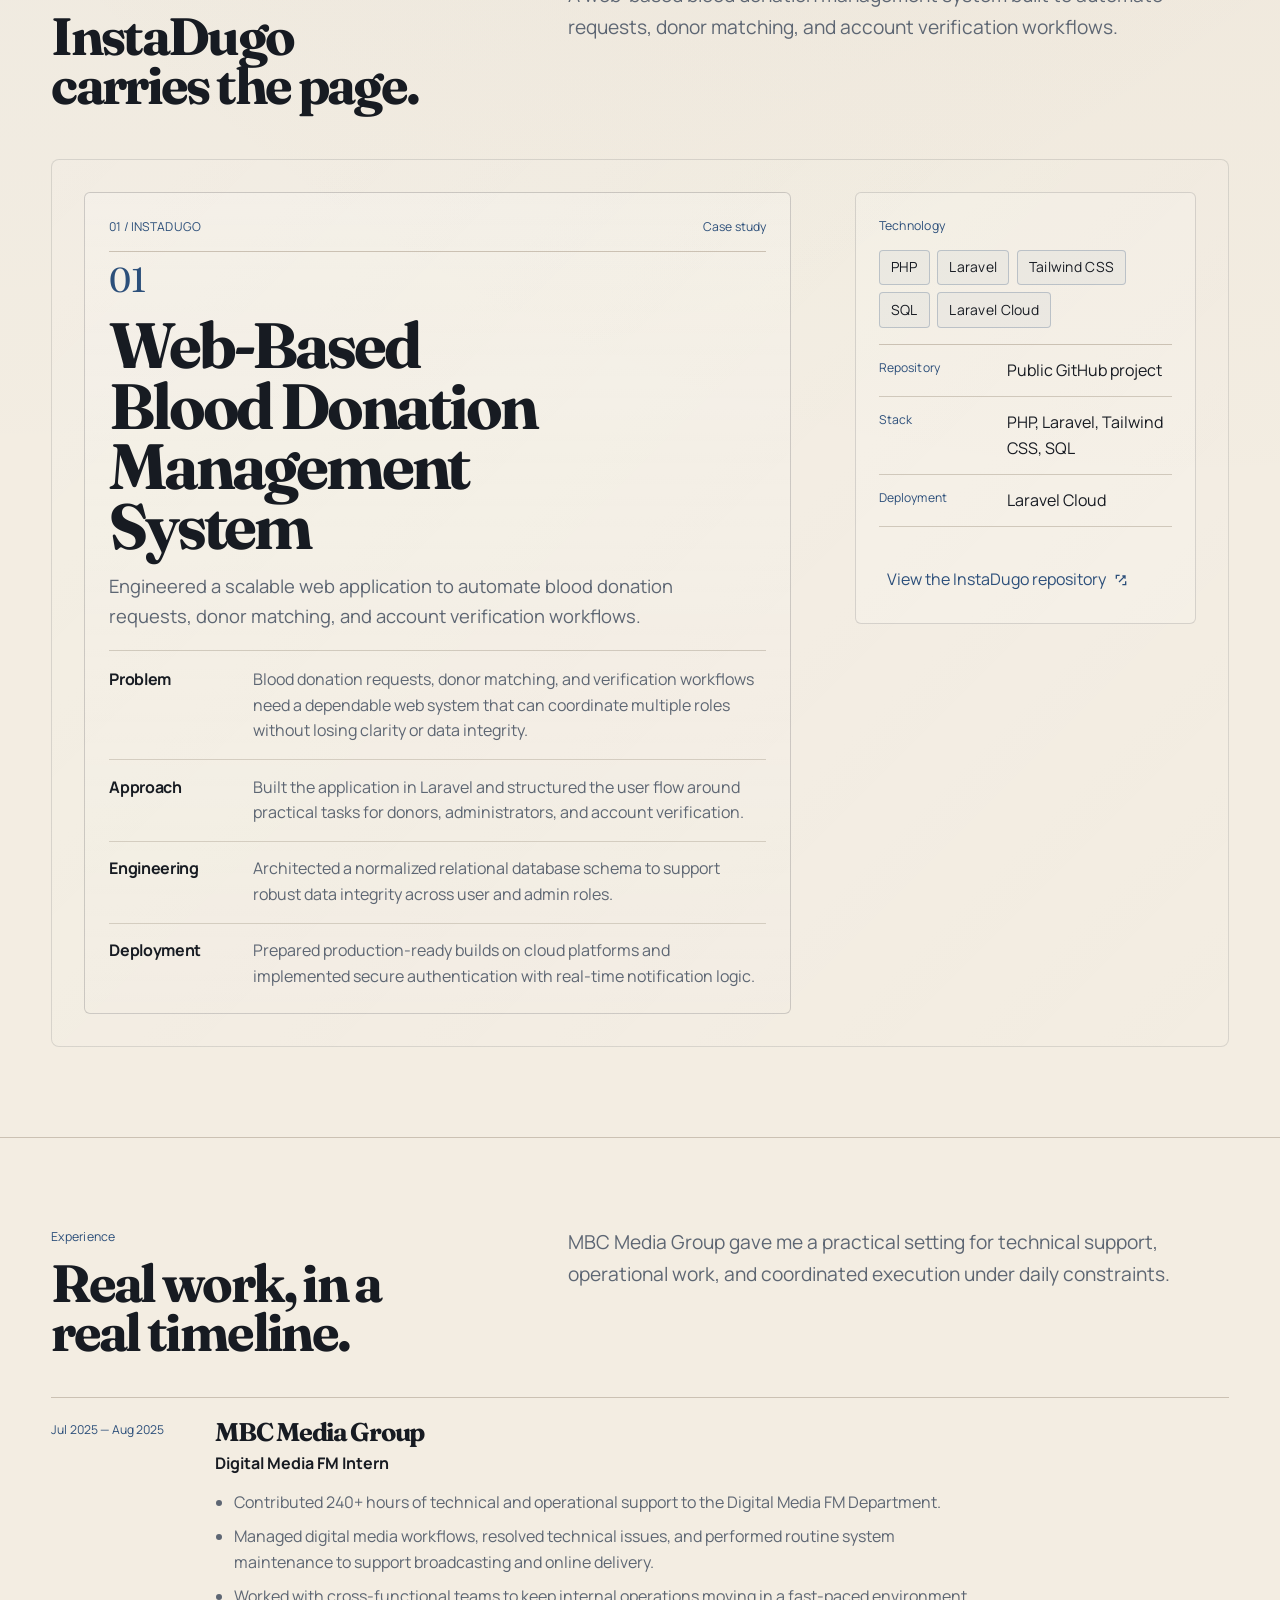
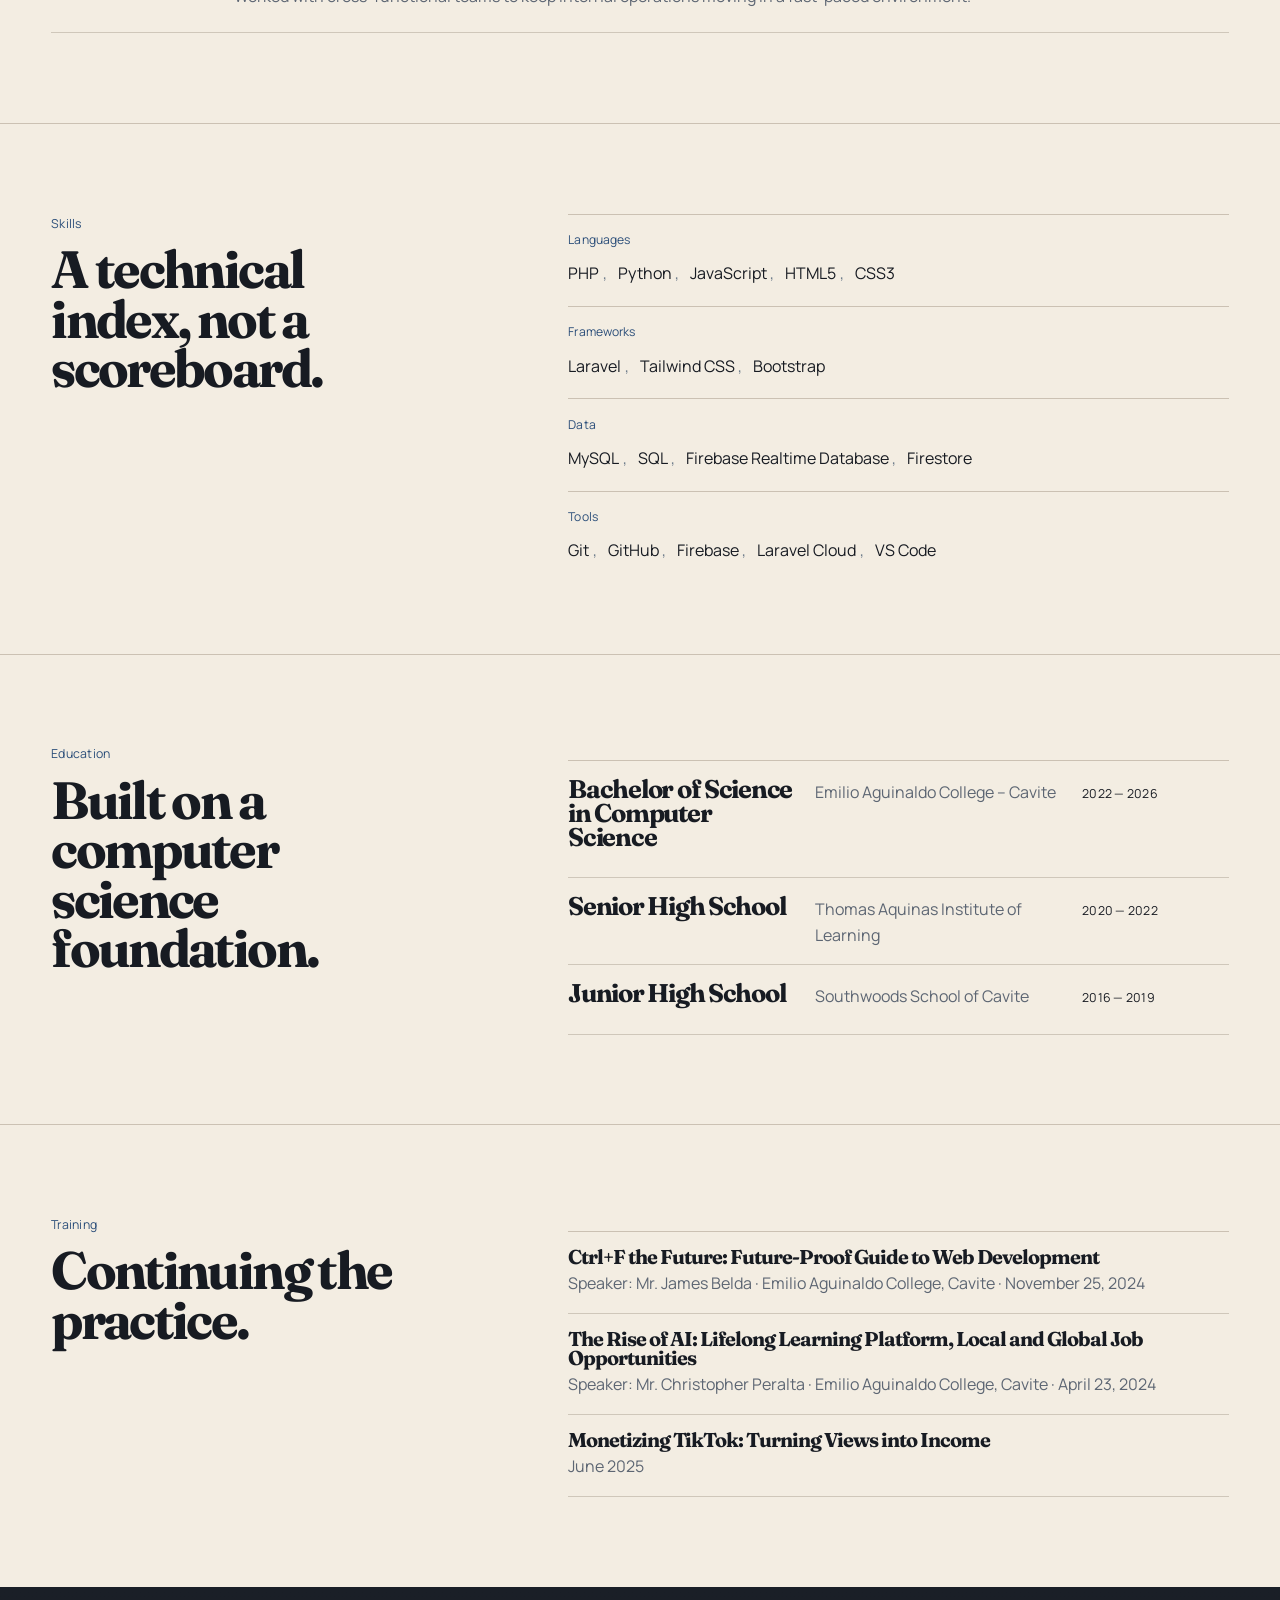
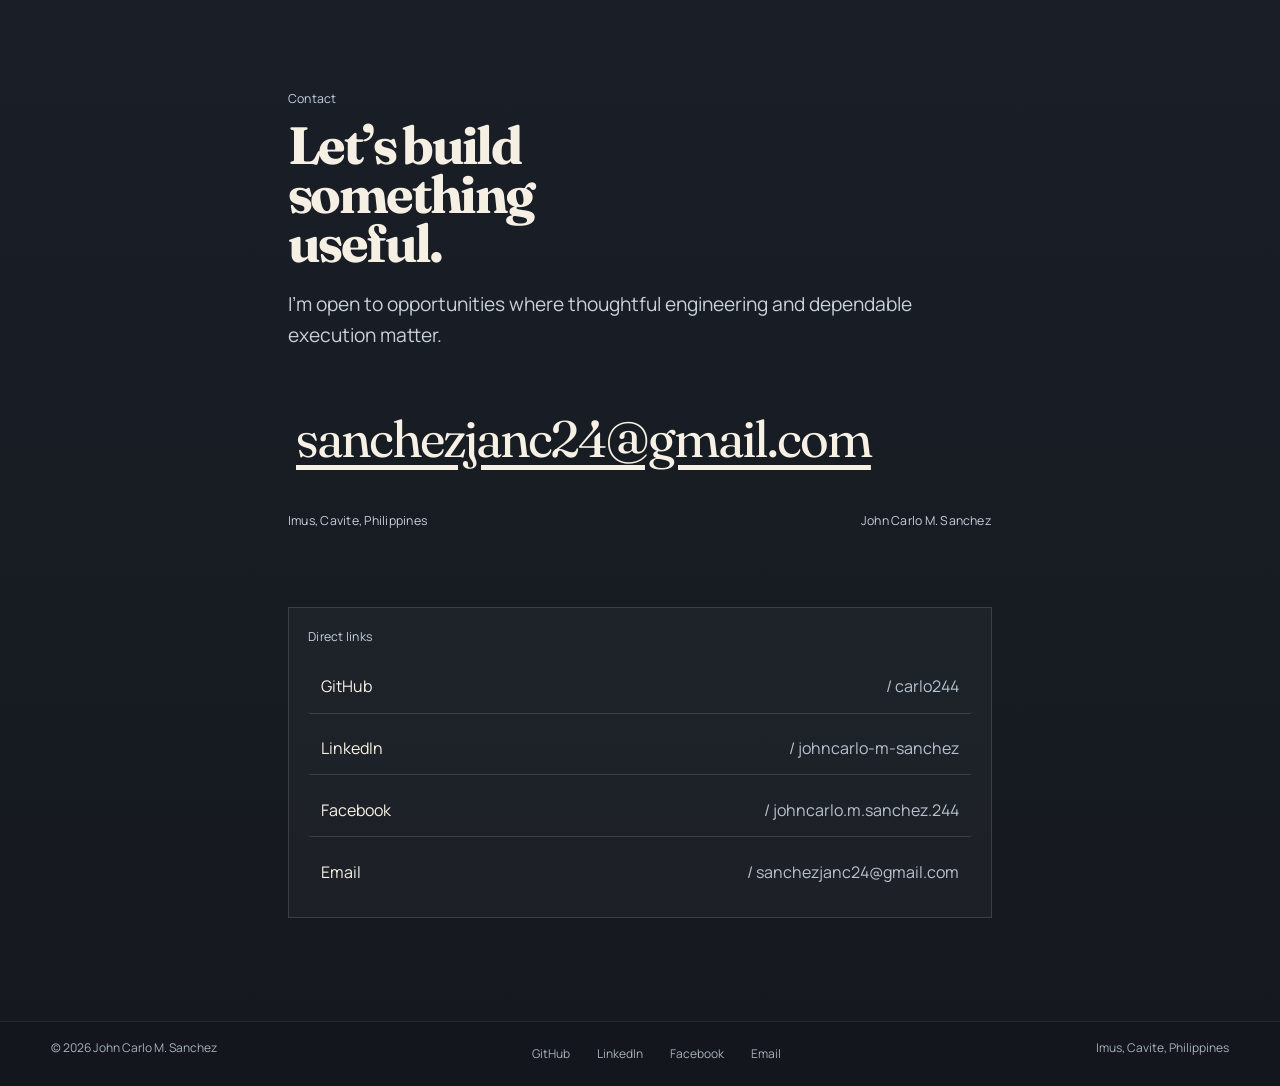
<file: me.html>
<!doctype html>
<html lang="en">
<head>
  <meta charset="utf-8">
  <meta name="viewport" content="width=device-width, initial-scale=1">
  <meta name="description" content="Portfolio of John Carlo M. Sanchez, a Computer Science Graduate and Full-Stack Developer based in Imus, Cavite, Philippines.">
  <meta name="theme-color" content="#f3ede2">
  <meta property="og:type" content="website">
  <meta property="og:title" content="John Carlo M. Sanchez | Computer Science Graduate and Full-Stack Developer">
  <meta property="og:description" content="A personal portfolio and digital resume focused on web systems, technical problem-solving, and project storytelling.">
  <meta name="twitter:card" content="summary">
  <title>John Carlo M. Sanchez | Computer Science Graduate and Full-Stack Developer</title>
  <script>document.documentElement.classList.add('js');</script>
  <link rel="preconnect" href="https://fonts.googleapis.com">
  <link rel="preconnect" href="https://fonts.gstatic.com" crossorigin>
  <link href="https://fonts.googleapis.com/css2?family=Fraunces:opsz,wght@9..144,600;9..144,700;9..144,800&family=Manrope:wght@400;500;600;700;800&display=swap" rel="stylesheet">
  <link rel="stylesheet" href="styles.css">
</head>
<body>
  <a class="skip-link" href="#main">Skip to content</a>
  <header id="site-header">
    <nav class="nav shell" aria-label="Primary navigation">
      <a class="brand" href="#top">JOHN CARLO M. SANCHEZ</a>
      <div class="nav-links" aria-label="Page sections">
        <a class="nav-link" href="#about">About</a>
        <a class="nav-link" href="#projects">Projects</a>
        <a class="nav-link" href="#experience">Experience</a>
        <a class="nav-link" href="#skills">Skills</a>
        <a class="nav-link" href="#contact">Contact</a>
      </div>
      <div class="nav-socials" aria-label="Social links">
        <a class="social-icon-link" href="https://github.com/carlo244" target="_blank" rel="noreferrer" aria-label="GitHub profile">
          <svg class="icon" viewBox="0 0 24 24" aria-hidden="true"><path d="M12 .5a11.5 11.5 0 0 0-3.64 22.41c.58.1.79-.25.79-.56v-2.1c-3.2.7-3.87-1.37-3.87-1.37-.52-1.33-1.28-1.69-1.28-1.69-1.05-.72.08-.71.08-.71 1.16.08 1.77 1.2 1.77 1.2 1.03 1.77 2.7 1.26 3.36.96.1-.75.4-1.26.72-1.55-2.56-.3-5.25-1.28-5.25-5.68 0-1.25.44-2.27 1.17-3.07-.12-.3-.51-1.54.11-3.2 0 0 .96-.31 3.14 1.18a10.9 10.9 0 0 1 5.72 0c2.18-1.5 3.14-1.18 3.14-1.18.62 1.66.23 2.9.11 3.2.73.8 1.17 1.82 1.17 3.07 0 4.41-2.7 5.38-5.27 5.68.41.36.77 1.08.77 2.18v3.23c0 .31.2.67.8.56A11.5 11.5 0 0 0 12 .5Z"/></svg>
        </a>
        <a class="social-icon-link" href="https://www.linkedin.com/in/johncarlo-m-sanchez/" target="_blank" rel="noreferrer" aria-label="LinkedIn profile">
          <svg class="icon" viewBox="0 0 24 24" aria-hidden="true"><path d="M4.98 3.5A2.48 2.48 0 1 1 5 8.46 2.48 2.48 0 0 1 4.98 3.5ZM3.5 20.5h3V9h-3v11.5ZM9 9h2.88v1.57h.04c.4-.76 1.4-1.57 2.88-1.57 3.08 0 3.65 2.03 3.65 4.67v6.83h-3V14.4c0-1.3-.02-2.98-1.82-2.98-1.83 0-2.11 1.43-2.11 2.9v6.18H9V9Z"/></svg>
        </a>
        <a class="social-icon-link" href="https://www.facebook.com/johncarlo.m.sanchez.244/" target="_blank" rel="noreferrer" aria-label="Facebook profile">
          <svg class="icon" viewBox="0 0 24 24" aria-hidden="true"><path d="M13.5 22v-8h2.7l.4-3.1h-3.1V9c0-.9.2-1.4 1.4-1.4h1.8V4.8c-.9-.1-1.8-.2-2.8-.2-2.8 0-4.7 1.7-4.7 4.9V11H6.6v3.1h2.6v8h4.3Z"/></svg>
        </a>
        <a class="social-icon-link" href="mailto:sanchezjanc24@gmail.com" aria-label="Send email">
          <svg class="icon" viewBox="0 0 24 24" aria-hidden="true"><path d="M3.5 5.25h17A1.5 1.5 0 0 1 22 6.75v10.5a1.5 1.5 0 0 1-1.5 1.5h-17A1.5 1.5 0 0 1 2 17.25V6.75a1.5 1.5 0 0 1 1.5-1.5Zm0 2.2v9.3h17v-9.3L12 12.1 3.5 7.45Zm.7-.9L12 10.7l7.8-4.15h-15.6Z"/></svg>
        </a>
      </div>
    </nav>
  </header>

  <main id="main">
    <section class="hero shell" id="top">
      <div class="hero-grid">
        <div class="hero-copy is-visible" data-reveal>
          <p class="eyebrow">Computer Science Graduate / Full-Stack Developer</p>
          <h1>John Carlo M. Sanchez</h1>
          <p class="lede">I build web systems with Laravel, SQL, and Tailwind CSS. My focus is dependable engineering, normalized data, and interfaces that make the underlying workflow easier to trust.</p>
          <div class="button-row">
            <a class="button primary" href="#projects">See InstaDugo</a>
            <a class="button ghost" href="#contact">Contact</a>
          </div>
          <div class="hero-socials" aria-label="Contact and social links">
            <a class="social-link" href="https://github.com/carlo244" target="_blank" rel="noreferrer">
              <svg class="icon" viewBox="0 0 24 24" aria-hidden="true"><path d="M12 .5a11.5 11.5 0 0 0-3.64 22.41c.58.1.79-.25.79-.56v-2.1c-3.2.7-3.87-1.37-3.87-1.37-.52-1.33-1.28-1.69-1.28-1.69-1.05-.72.08-.71.08-.71 1.16.08 1.77 1.2 1.77 1.2 1.03 1.77 2.7 1.26 3.36.96.1-.75.4-1.26.72-1.55-2.56-.3-5.25-1.28-5.25-5.68 0-1.25.44-2.27 1.17-3.07-.12-.3-.51-1.54.11-3.2 0 0 .96-.31 3.14 1.18a10.9 10.9 0 0 1 5.72 0c2.18-1.5 3.14-1.18 3.14-1.18.62 1.66.23 2.9.11 3.2.73.8 1.17 1.82 1.17 3.07 0 4.41-2.7 5.38-5.27 5.68.41.36.77 1.08.77 2.18v3.23c0 .31.2.67.8.56A11.5 11.5 0 0 0 12 .5Z"/></svg>
              <span>GitHub</span>
              <span>/ carlo244</span>
            </a>
            <a class="social-link" href="https://www.linkedin.com/in/johncarlo-m-sanchez/" target="_blank" rel="noreferrer">
              <svg class="icon" viewBox="0 0 24 24" aria-hidden="true"><path d="M4.98 3.5A2.48 2.48 0 1 1 5 8.46 2.48 2.48 0 0 1 4.98 3.5ZM3.5 20.5h3V9h-3v11.5ZM9 9h2.88v1.57h.04c.4-.76 1.4-1.57 2.88-1.57 3.08 0 3.65 2.03 3.65 4.67v6.83h-3V14.4c0-1.3-.02-2.98-1.82-2.98-1.83 0-2.11 1.43-2.11 2.9v6.18H9V9Z"/></svg>
              <span>LinkedIn</span>
              <span>/ johncarlo-m-sanchez</span>
            </a>
            <a class="social-link" href="https://www.facebook.com/johncarlo.m.sanchez.244/" target="_blank" rel="noreferrer">
              <svg class="icon" viewBox="0 0 24 24" aria-hidden="true"><path d="M13.5 22v-8h2.7l.4-3.1h-3.1V9c0-.9.2-1.4 1.4-1.4h1.8V4.8c-.9-.1-1.8-.2-2.8-.2-2.8 0-4.7 1.7-4.7 4.9V11H6.6v3.1h2.6v8h4.3Z"/></svg>
              <span>Facebook</span>
              <span>/ johncarlo.m.sanchez.244</span>
            </a>
            <a class="social-link" href="mailto:sanchezjanc24@gmail.com">
              <svg class="icon" viewBox="0 0 24 24" aria-hidden="true"><path d="M3.5 5.25h17A1.5 1.5 0 0 1 22 6.75v10.5a1.5 1.5 0 0 1-1.5 1.5h-17A1.5 1.5 0 0 1 2 17.25V6.75a1.5 1.5 0 0 1 1.5-1.5Zm0 2.2v9.3h17v-9.3L12 12.1 3.5 7.45Zm.7-.9L12 10.7l7.8-4.15h-15.6Z"/></svg>
              <span>Email</span>
              <span>/ sanchezjanc24@gmail.com</span>
            </a>
          </div>
          <div class="hero-meta-row meta" aria-label="Location and technical focus">
            <span>Imus, Cavite, Philippines</span>
            <span>PHP / Laravel / SQL</span>
            <span>Laravel Cloud</span>
          </div>
        </div>

        <aside class="hero-visual is-visible" data-reveal aria-label="Engineering overview">
          <div class="visual-header">
            <span class="tiny">Personal system note</span>
            <span class="tiny">Editorial resume</span>
          </div>
          <div class="visual-panel">
            <div class="visual-stack">
              <div class="visual-row">
                <span>01</span>
                <p>Blood donation workflows organized through a practical Laravel application.</p>
              </div>
              <div class="visual-row">
                <span>02</span>
                <p>Normalized relational data structured for user and admin integrity.</p>
              </div>
              <div class="visual-row">
                <span>03</span>
                <p>Deployment prepared for cloud delivery with secure authentication and notifications.</p>
              </div>
            </div>
            <div class="tech-strip" aria-label="Primary technologies">
              <span>PHP</span>
              <span>Laravel</span>
              <span>Tailwind CSS</span>
              <span>SQL</span>
              <span>Laravel Cloud</span>
            </div>
          </div>
          <div class="visual-notes">
            <div class="note-block">
              <p class="index-label">Location</p>
              <p>Imus, Cavite, Philippines</p>
            </div>
            <div class="note-block">
              <p class="index-label">Work focus</p>
              <p>Full-stack web systems and technical operations</p>
            </div>
          </div>
          <div class="visual-footer">
            <span>GitHub / LinkedIn / Facebook / Email</span>
            <span>Built to read like a resume, not a template</span>
          </div>
        </aside>
      </div>
    </section>

    <section class="section" id="about">
      <div class="shell section-grid" data-reveal>
        <div class="section-copy">
          <p class="section-label">About</p>
          <h2>Computer science training, applied with practical judgment.</h2>
        </div>
        <div>
          <p class="lede">I’m a Computer Science Graduate focused on web development and the systems behind it: clear workflows, dependable data structures, and interfaces that support the work instead of distracting from it.</p>
          <dl class="detail-list">
            <div class="detail-item">
              <dt>Approach</dt>
              <dd>Practical software engineering with a strong respect for structure, reliability, and clarity.</dd>
            </div>
            <div class="detail-item">
              <dt>Focus</dt>
              <dd>Laravel development, normalized data design, workflow automation, and production-minded delivery.</dd>
            </div>
            <div class="detail-item">
              <dt>Based in</dt>
              <dd>Imus, Cavite, Philippines</dd>
            </div>
          </dl>
        </div>
      </div>
    </section>

    <section class="section" id="projects">
      <div class="shell project-case" data-reveal>
        <div class="section-grid" style="grid-template-columns:minmax(0,0.8fr) minmax(0,1.2fr); gap: clamp(2rem, 6vw, 5rem);">
          <div class="section-copy">
            <p class="section-label">Projects</p>
            <h2>InstaDugo carries the page.</h2>
          </div>
          <p class="lede">A web-based blood donation management system built to automate requests, donor matching, and account verification workflows.</p>
        </div>

        <article class="project-layout" aria-labelledby="instadugo-title">
          <div class="project-stage">
            <div class="project-ribbon">
              <span class="project-kicker">01 / INSTADUGO</span>
              <span class="project-kicker">Case study</span>
            </div>
            <span class="project-number">01</span>
            <h3 class="project-title" id="instadugo-title">Web-Based Blood Donation Management System</h3>
            <p class="project-system">Engineered a scalable web application to automate blood donation requests, donor matching, and account verification workflows.</p>

            <div class="project-notes">
              <section class="project-note" aria-labelledby="instadugo-problem">
                <h4 id="instadugo-problem">Problem</h4>
                <p>Blood donation requests, donor matching, and verification workflows need a dependable web system that can coordinate multiple roles without losing clarity or data integrity.</p>
              </section>
              <section class="project-note" aria-labelledby="instadugo-approach">
                <h4 id="instadugo-approach">Approach</h4>
                <p>Built the application in Laravel and structured the user flow around practical tasks for donors, administrators, and account verification.</p>
              </section>
              <section class="project-note" aria-labelledby="instadugo-engineering">
                <h4 id="instadugo-engineering">Engineering</h4>
                <p>Architected a normalized relational database schema to support robust data integrity across user and admin roles.</p>
              </section>
              <section class="project-note" aria-labelledby="instadugo-deployment">
                <h4 id="instadugo-deployment">Deployment</h4>
                <p>Prepared production-ready builds on cloud platforms and implemented secure authentication with real-time notification logic.</p>
              </section>
            </div>
          </div>

          <aside class="project-aside">
            <p class="tiny">Technology</p>
            <div class="project-tags" aria-label="Project technologies">
              <span class="link-chip">PHP</span>
              <span class="link-chip">Laravel</span>
              <span class="link-chip">Tailwind CSS</span>
              <span class="link-chip">SQL</span>
              <span class="link-chip">Laravel Cloud</span>
            </div>

            <dl class="detail-list" style="margin-top:1rem;">
              <div class="detail-item">
                <dt>Repository</dt>
                <dd>Public GitHub project</dd>
              </div>
              <div class="detail-item">
                <dt>Stack</dt>
                <dd>PHP, Laravel, Tailwind CSS, SQL</dd>
              </div>
              <div class="detail-item">
                <dt>Deployment</dt>
                <dd>Laravel Cloud</dd>
              </div>
            </dl>

            <a class="repo-link" href="https://github.com/Carlo244/instadugo" target="_blank" rel="noreferrer">
              <span>View the InstaDugo repository</span>
              <svg class="icon" viewBox="0 0 24 24" aria-hidden="true"><path d="M14 5h5v5h-2V8.41l-7.3 7.3-1.4-1.42 7.29-7.29H14V5Z M6 6h4V4H4v6h2V6Z M18 18h-4v2h6v-6h-2v4Z"/></svg>
            </a>
          </aside>
        </article>
      </div>
    </section>

    <section class="section" id="experience">
      <div class="shell" data-reveal>
        <div class="section-grid" style="grid-template-columns:minmax(0,0.8fr) minmax(0,1.2fr); gap: clamp(2rem, 6vw, 5rem);">
          <div class="section-copy">
            <p class="section-label">Experience</p>
            <h2>Real work, in a real timeline.</h2>
          </div>
          <p class="lede">MBC Media Group gave me a practical setting for technical support, operational work, and coordinated execution under daily constraints.</p>
        </div>

        <div class="timeline">
          <article class="timeline-item">
            <p class="time-stamp">Jul 2025 — Aug 2025</p>
            <div>
              <h3>MBC Media Group</h3>
              <p class="timeline-role">Digital Media FM Intern</p>
              <ul>
                <li>Contributed 240+ hours of technical and operational support to the Digital Media FM Department.</li>
                <li>Managed digital media workflows, resolved technical issues, and performed routine system maintenance to support broadcasting and online delivery.</li>
                <li>Worked with cross-functional teams to keep internal operations moving in a fast-paced environment.</li>
              </ul>
            </div>
          </article>
        </div>
      </div>
    </section>

    <section class="section" id="skills">
      <div class="shell" data-reveal>
        <div class="section-grid" style="grid-template-columns:minmax(0,0.8fr) minmax(0,1.2fr); gap: clamp(2rem, 6vw, 5rem);">
          <div class="section-copy">
            <p class="section-label">Skills</p>
            <h2>A technical index, not a scoreboard.</h2>
          </div>
          <div class="technical-index">
            <div class="index-group">
              <p class="index-label">Languages</p>
              <ul>
                <li>PHP</li>
                <li>Python</li>
                <li>JavaScript</li>
                <li>HTML5</li>
                <li>CSS3</li>
              </ul>
            </div>
            <div class="index-group">
              <p class="index-label">Frameworks</p>
              <ul>
                <li>Laravel</li>
                <li>Tailwind CSS</li>
                <li>Bootstrap</li>
              </ul>
            </div>
            <div class="index-group">
              <p class="index-label">Data</p>
              <ul>
                <li>MySQL</li>
                <li>SQL</li>
                <li>Firebase Realtime Database</li>
                <li>Firestore</li>
              </ul>
            </div>
            <div class="index-group">
              <p class="index-label">Tools</p>
              <ul>
                <li>Git</li>
                <li>GitHub</li>
                <li>Firebase</li>
                <li>Laravel Cloud</li>
                <li>VS Code</li>
              </ul>
            </div>
          </div>
        </div>
      </div>
    </section>

    <section class="section" id="education">
      <div class="shell" data-reveal>
        <div class="section-grid" style="grid-template-columns:minmax(0,0.8fr) minmax(0,1.2fr); gap: clamp(2rem, 6vw, 5rem);">
          <div class="section-copy">
            <p class="section-label">Education</p>
            <h2>Built on a computer science foundation.</h2>
          </div>
          <div class="compact-list">
            <div class="compact-item">
              <h3>Bachelor of Science in Computer Science</h3>
              <p>Emilio Aguinaldo College – Cavite</p>
              <span class="meta">2022 — 2026</span>
            </div>
            <div class="compact-item">
              <h3>Senior High School</h3>
              <p>Thomas Aquinas Institute of Learning</p>
              <span class="meta">2020 — 2022</span>
            </div>
            <div class="compact-item">
              <h3>Junior High School</h3>
              <p>Southwoods School of Cavite</p>
              <span class="meta">2016 — 2019</span>
            </div>
          </div>
        </div>
      </div>
    </section>

    <section class="section" id="training">
      <div class="shell" data-reveal>
        <div class="section-grid" style="grid-template-columns:minmax(0,0.8fr) minmax(0,1.2fr); gap: clamp(2rem, 6vw, 5rem);">
          <div class="section-copy">
            <p class="section-label">Training</p>
            <h2>Continuing the practice.</h2>
          </div>
          <div class="training-list">
            <article class="training-entry">
              <h3>Ctrl+F the Future: Future-Proof Guide to Web Development</h3>
              <p>Speaker: Mr. James Belda · Emilio Aguinaldo College, Cavite · November 25, 2024</p>
            </article>
            <article class="training-entry">
              <h3>The Rise of AI: Lifelong Learning Platform, Local and Global Job Opportunities</h3>
              <p>Speaker: Mr. Christopher Peralta · Emilio Aguinaldo College, Cavite · April 23, 2024</p>
            </article>
            <article class="training-entry">
              <h3>Monetizing TikTok: Turning Views into Income</h3>
              <p>June 2025</p>
            </article>
          </div>
        </div>
      </div>
    </section>
  </main>

  <section class="contact" id="contact">
    <div class="shell contact-grid" data-reveal>
      <div class="contact-copy">
        <p class="eyebrow">Contact</p>
        <h2>Let’s build something useful.</h2>
        <p class="lede contact-note">I’m open to opportunities where thoughtful engineering and dependable execution matter.</p>
        <a class="contact-email" href="mailto:sanchezjanc24@gmail.com">sanchezjanc24@gmail.com</a>
        <div class="contact-ribbon meta">
          <span>Imus, Cavite, Philippines</span>
          <span>John Carlo M. Sanchez</span>
        </div>
      </div>

      <aside class="contact-index" aria-label="Social and contact destinations">
        <p class="tiny">Direct links</p>
        <div class="contact-list">
          <a class="contact-link" href="https://github.com/carlo244" target="_blank" rel="noreferrer">
            <span>GitHub</span>
            <span>/ carlo244</span>
          </a>
          <a class="contact-link" href="https://www.linkedin.com/in/johncarlo-m-sanchez/" target="_blank" rel="noreferrer">
            <span>LinkedIn</span>
            <span>/ johncarlo-m-sanchez</span>
          </a>
          <a class="contact-link" href="https://www.facebook.com/johncarlo.m.sanchez.244/" target="_blank" rel="noreferrer">
            <span>Facebook</span>
            <span>/ johncarlo.m.sanchez.244</span>
          </a>
          <a class="contact-link" href="mailto:sanchezjanc24@gmail.com">
            <span>Email</span>
            <span>/ sanchezjanc24@gmail.com</span>
          </a>
        </div>
      </aside>
    </div>
  </section>

  <footer>
    <div class="shell footer-row">
      <span>© <span id="year"></span> John Carlo M. Sanchez</span>
      <div class="footer-links" aria-label="Footer social links">
        <a href="https://github.com/carlo244" target="_blank" rel="noreferrer">GitHub</a>
        <a href="https://www.linkedin.com/in/johncarlo-m-sanchez/" target="_blank" rel="noreferrer">LinkedIn</a>
        <a href="https://www.facebook.com/johncarlo.m.sanchez.244/" target="_blank" rel="noreferrer">Facebook</a>
        <a href="mailto:sanchezjanc24@gmail.com">Email</a>
      </div>
      <span>Imus, Cavite, Philippines</span>
    </div>
  </footer>

  <script src="script.js"></script>
</body>
</html>
</file>
<file: styles.css>
:root {
        --paper: #f3ede2;
        --ink: #171b22;
        --muted: #5d6673;
        --line: #cbc1b3;
        --accent: #2c4f7a;
        --accent-soft: #6f7d8c;
        --shell: min(1240px, calc(100% - clamp(1.1rem, 4vw, 4rem) * 2));
        --shadow: 0 1px 0 rgba(23, 27, 34, 0.05);
    }

    * {
        box-sizing: border-box;
    }

    html {
        scroll-behavior: smooth;
        background: var(--paper);
    }

    body {
        margin: 0;
        color: var(--ink);
        background:
            radial-gradient(circle at top left, rgba(44, 79, 122, 0.06), transparent 35%),
            radial-gradient(circle at 92% 10%, rgba(140, 106, 73, 0.08), transparent 28%),
            var(--paper);
        font-family: "Manrope", Arial, sans-serif;
        font-size: 16px;
        line-height: 1.6;
        text-rendering: optimizeLegibility;
        -webkit-font-smoothing: antialiased;
    }

    a {
        color: inherit;
        text-decoration: underline;
        text-decoration-color: currentColor;
        text-underline-offset: 0.2em;
        text-decoration-thickness: 1px;
        transition: opacity 150ms ease;
    }

    a:hover {
        opacity: 0.75;
    }

    a:focus-visible,
    button:focus-visible,
    [role="button"]:focus-visible {
        outline: 3px solid var(--accent);
        outline-offset: 2px;
        border-radius: 2px;
    }

    .skip-link {
        position: absolute;
        left: 1rem;
        top: -4rem;
        z-index: 100;
        padding: 0.75rem 1rem;
        color: #fff;
        background: var(--ink);
        text-decoration: none;
        border-radius: 0;
    }

    .skip-link:focus {
        top: 1rem;
    }

    .shell {
        width: var(--shell);
        margin: 0 auto;
    }

    .section {
        padding: clamp(4rem, 7vw, 7rem) 0;
        border-top: 1px solid var(--line);
        scroll-margin-top: 6rem;
    }

    h1,
    h2,
    h3,
    p,
    dl,
    ul {
        margin-top: 0;
    }

    h1,
    h2,
    h3 {
        font-family: "Fraunces", Georgia, serif;
        font-weight: 700;
        letter-spacing: -0.05em;
        line-height: 0.94;
    }

    h1 {
        font-size: clamp(3.8rem, 9vw, 8rem);
        max-width: 7.2ch;
        margin: 0 0 1.25rem;
    }

    h2 {
        font-size: clamp(2.1rem, 4.1vw, 4.4rem);
        max-width: 11ch;
        margin-bottom: 1.25rem;
    }

    h3 {
        font-size: clamp(1.35rem, 2vw, 2rem);
        margin-bottom: 0.75rem;
    }

    .eyebrow,
    .meta,
    .nav-link,
    .section-label,
    .index-label,
    .link-chip,
    .tiny {
        font-size: 0.77rem;
        letter-spacing: 0.02em;
    }

    .eyebrow,
    .section-label,
    .index-label,
    .tiny {
        color: var(--accent);
        margin-bottom: 0.75rem;
    }

    .lede {
        font-size: clamp(1.05rem, 1.5vw, 1.22rem);
        line-height: 1.65;
        color: var(--muted);
        max-width: 44rem;
    }

    .icon {
        width: 1rem;
        height: 1rem;
        fill: currentColor;
        flex: 0 0 auto;
    }

    .button-row {
        display: flex;
        flex-wrap: wrap;
        gap: 0.75rem;
        margin-top: 1.9rem;
    }

    .button {
        display: inline-flex;
        align-items: center;
        justify-content: center;
        gap: 0.5rem;
        min-height: 48px;
        padding: 0.9rem 1.4rem;
        text-decoration: none;
        border: 1.5px solid var(--ink);
        background: transparent;
        color: var(--ink);
        transition: all 200ms ease;
        cursor: pointer;
        border-radius: 4px;
        font-weight: 500;
        letter-spacing: 0.01em;
    }

    .button:hover {
        transform: translateY(-2px);
        box-shadow: 0 4px 12px rgba(23, 27, 34, 0.12);
    }

    .button:focus-visible {
        outline: 3px solid var(--accent);
        outline-offset: 2px;
    }

    .button.primary {
        background: var(--ink);
        color: #f7f2e8;
        font-weight: 600;
        box-shadow: 0 2px 8px rgba(23, 27, 34, 0.1);
    }

    .button.primary:hover {
        background: var(--accent);
        border-color: var(--accent);
        box-shadow: 0 6px 20px rgba(44, 79, 122, 0.2);
    }

    .button.primary:focus-visible {
        outline: 3px solid #f7f2e8;
        outline-offset: 2px;
    }

    .button.ghost {
        border-color: var(--accent);
        color: var(--accent);
    }

    .button.ghost:hover {
        background: rgba(44, 79, 122, 0.06);
        border-color: var(--accent);
        box-shadow: 0 4px 12px rgba(44, 79, 122, 0.08);
    }

    header {
        position: sticky;
        top: 0;
        z-index: 20;
        background: color-mix(in srgb, var(--paper) 88%, transparent);
        backdrop-filter: blur(12px);
        border-bottom: 1px solid transparent;
        transition: border-color 180ms ease, box-shadow 180ms ease;
    }

    header.scrolled {
        border-color: rgba(201, 193, 179, 0.75);
        box-shadow: var(--shadow);
    }

    .nav {
        display: grid;
        grid-template-columns: auto 1fr auto;
        align-items: center;
        gap: 1rem;
        min-height: 78px;
        padding: 0.75rem 0;
    }

    .brand {
        font-family: "Fraunces", Georgia, serif;
        font-size: 1rem;
        font-weight: 700;
        text-decoration: none;
        letter-spacing: -0.03em;
        white-space: nowrap;
    }

    .nav-links {
        display: flex;
        justify-content: center;
        gap: clamp(0.9rem, 2vw, 1.8rem);
        flex-wrap: wrap;
    }

    .nav-link {
        color: var(--muted);
        text-decoration: none;
        transition: color 180ms ease;
        padding: 0.5rem 0.75rem;
        border-radius: 3px;
        display: inline-block;
    }

    .nav-link:hover,
    .nav-link[aria-current="true"] {
        color: var(--ink);
    }

    .nav-link:focus-visible {
        outline: 2px solid var(--accent);
        outline-offset: 2px;
    }

    .nav-socials {
        display: flex;
        align-items: center;
        gap: 0.4rem;
        flex-wrap: wrap;
        justify-content: flex-end;
    }

    .social-icon-link {
        display: inline-flex;
        align-items: center;
        justify-content: center;
        width: 2.5rem;
        height: 2.5rem;
        border: 1px solid transparent;
        text-decoration: none;
        color: var(--muted);
        transition: background-color 180ms ease, color 180ms ease, border-color 180ms ease, transform 180ms ease;
        border-radius: 4px;
        cursor: pointer;
    }

    .social-icon-link:hover {
        color: var(--ink);
        background: rgba(23, 27, 34, 0.04);
        border-color: rgba(23, 27, 34, 0.08);
        transform: translateY(-1px);
    }

    .social-icon-link:focus-visible {
        outline: 3px solid var(--accent);
        outline-offset: 2px;
    }

    main {
        overflow: clip;
    }

    .hero {
        padding: clamp(4rem, 8vw, 6rem) 0 clamp(3rem, 6vw, 5rem);
    }

    .hero-grid {
        display: grid;
        grid-template-columns: minmax(0, 1.18fr) minmax(290px, 0.82fr);
        gap: clamp(2rem, 6vw, 6rem);
        align-items: start;
    }

    .hero-copy {
        padding-top: clamp(1rem, 4vw, 3.5rem);
    }

    .hero-meta-row {
        display: flex;
        flex-wrap: wrap;
        gap: 0.65rem 1rem;
        margin-top: 1.5rem;
        color: var(--accent);
    }

    .hero-meta-row span+span {
        position: relative;
        padding-left: 1rem;
    }

    .hero-meta-row span+span::before {
        content: "";
        position: absolute;
        left: 0;
        top: 50%;
        width: 1px;
        height: 0.95rem;
        background: var(--line);
        transform: translateY(-50%);
    }

    .hero-socials {
        display: flex;
        flex-wrap: wrap;
        gap: 0.9rem 1.35rem;
        margin-top: 2.1rem;
        padding-top: 1.2rem;
        border-top: 1px solid rgba(201, 193, 179, 0.9);
    }

    .social-link {
        display: inline-flex;
        align-items: center;
        gap: 0.45rem;
        text-decoration: none;
        color: var(--ink);
        min-height: 2rem;
        padding: 0.5rem;
        border-radius: 3px;
        transition: opacity 150ms ease;
    }

    .social-link:hover {
        opacity: 0.75;
    }

    .social-link:focus-visible {
        outline: 2px solid var(--accent);
        outline-offset: 2px;
    }

    .social-link span:last-child {
        color: var(--muted);
    }

    .hero-visual {
        border: 1px solid rgba(23, 27, 34, 0.16);
        background: linear-gradient(180deg, rgba(255, 255, 255, 0.22), rgba(255, 255, 255, 0.04));
        padding: clamp(1rem, 2.6vw, 1.6rem);
        border-radius: 8px;
        transition: all 200ms ease;
    }

    .hero-copy:hover ~ .hero-visual,
    .hero-visual:hover {
        border-color: rgba(44, 79, 122, 0.2);
        box-shadow: 0 4px 16px rgba(44, 79, 122, 0.08);
        background: linear-gradient(180deg, rgba(255, 255, 255, 0.28), rgba(255, 255, 255, 0.08));
    }

    .visual-header,
    .visual-footer,
    .project-ribbon,
    .contact-ribbon {
        display: flex;
        justify-content: space-between;
        gap: 1rem;
        align-items: center;
    }

    .visual-header,
    .visual-footer {
        font-size: 0.78rem;
        color: var(--muted);
    }

    .visual-panel {
        margin: 1.2rem 0;
        border-top: 1px solid var(--line);
        border-bottom: 1px solid var(--line);
        padding: 1.2rem 0;
    }

    .visual-stack {
        display: grid;
        gap: 0.85rem;
    }

    .visual-row {
        display: grid;
        grid-template-columns: 4rem 1fr;
        gap: 1rem;
        align-items: baseline;
        padding: 0.9rem 0;
        border-top: 1px solid rgba(201, 193, 179, 0.72);
    }

    .visual-row:first-child {
        border-top: 0;
        padding-top: 0;
    }

    .visual-row:last-child {
        padding-bottom: 0;
    }

    .visual-row span {
        font-family: "Fraunces", Georgia, serif;
        font-size: 1.55rem;
        line-height: 1;
        color: var(--accent);
    }

    .visual-row p {
        margin-bottom: 0;
        color: var(--ink);
    }

    .visual-notes {
        display: grid;
        grid-template-columns: repeat(2, minmax(0, 1fr));
        gap: 0.9rem;
    }

    .note-block {
        padding-top: 0.9rem;
        border-top: 1px solid rgba(201, 193, 179, 0.72);
    }

    .note-block p {
        margin-bottom: 0;
        color: var(--muted);
    }

    .tech-strip {
        display: flex;
        flex-wrap: wrap;
        gap: 0.45rem;
        margin-top: 1rem;
    }

    .tech-strip span,
    .link-chip {
        display: inline-flex;
        align-items: center;
        min-height: 2rem;
        padding: 0.35rem 0.7rem;
        border: 1.5px solid rgba(44, 79, 122, 0.25);
        background: rgba(44, 79, 122, 0.04);
        color: var(--ink);
        text-decoration: none;
        border-radius: 4px;
        font-size: 0.87rem;
        transition: all 150ms ease;
    }

    .link-chip:hover {
        background: rgba(44, 79, 122, 0.08);
        border-color: rgba(44, 79, 122, 0.4);
        transform: translateY(-1px);
    }

    .section-grid {
        display: grid;
        grid-template-columns: minmax(0, 0.8fr) minmax(0, 1.2fr);
        gap: clamp(2rem, 6vw, 5rem);
        align-items: start;
    }

    .section-copy {
        position: sticky;
        top: 5.5rem;
    }

    .detail-list {
        margin-top: 1.4rem;
        border-top: 1px solid var(--line);
    }

    .detail-item {
        display: grid;
        grid-template-columns: 9rem minmax(0, 1fr);
        gap: 1rem;
        padding: 1rem 0;
        border-bottom: 1px solid rgba(201, 193, 179, 0.85);
    }

    .detail-item dt,
    .index-label,
    .project-kicker,
    .time-stamp {
        color: var(--accent);
        font-size: 0.76rem;
        letter-spacing: 0.01em;
        text-transform: none;
    }

    .detail-item dd {
        margin: 0;
        color: var(--ink);
    }

    .technical-index {
        display: grid;
        gap: 1.2rem;
    }

    .index-group {
        padding-top: 0.95rem;
        border-top: 1px solid var(--line);
    }

    .index-group ul {
        list-style: none;
        padding: 0;
        margin: 0.7rem 0 0;
        display: flex;
        flex-wrap: wrap;
        gap: 0.45rem 0.7rem;
    }

    .index-group li {
        display: inline;
    }

    .index-group li:not(:last-child)::after {
        content: ",";
        color: var(--accent-soft);
        margin-left: 0.2rem;
    }

    .project-case {
        display: grid;
        gap: 1.8rem;
    }

    .project-ribbon {
        padding-bottom: 0.9rem;
        border-bottom: 1px solid var(--line);
        color: var(--muted);
    }

    .project-layout {
        display: grid;
        grid-template-columns: minmax(0, 1.35fr) minmax(280px, 0.65fr);
        gap: clamp(1.6rem, 5vw, 4rem);
        align-items: start;
        padding: clamp(1.5rem, 3vw, 2rem);
        border: 1px solid rgba(23, 27, 34, 0.12);
        border-radius: 8px;
        background: linear-gradient(135deg, rgba(255, 255, 255, 0.08), rgba(255, 255, 255, 0.02));
        transition: all 250ms ease;
    }

    .project-layout:hover {
        border-color: rgba(44, 79, 122, 0.25);
        box-shadow: 0 8px 24px rgba(44, 79, 122, 0.1);
        background: linear-gradient(135deg, rgba(255, 255, 255, 0.12), rgba(255, 255, 255, 0.06));
        transform: translateY(-2px);
    }

    .project-stage {
        padding: clamp(1.1rem, 2.5vw, 1.5rem);
        border: 1px solid rgba(23, 27, 34, 0.18);
        background: linear-gradient(180deg, rgba(255, 255, 255, 0.18), rgba(255, 255, 255, 0.03));
        border-radius: 6px;
        transition: all 200ms ease;
    }

    .project-layout:hover .project-stage {
        border-color: rgba(44, 79, 122, 0.35);
        box-shadow: 0 4px 12px rgba(44, 79, 122, 0.08);
        background: linear-gradient(180deg, rgba(255, 255, 255, 0.25), rgba(255, 255, 255, 0.08));
    }

    .project-number {
        display: block;
        font-family: "Fraunces", Georgia, serif;
        font-size: clamp(1.5rem, 2.7vw, 2.4rem);
        color: var(--accent);
        margin-bottom: 0.5rem;
    }

    .project-title {
        font-size: clamp(2.4rem, 5vw, 5.3rem);
        max-width: 11ch;
        margin-bottom: 1rem;
    }

    .project-system {
        max-width: 40rem;
        color: var(--muted);
        font-size: clamp(1rem, 1.5vw, 1.15rem);
    }

    .project-notes {
        display: grid;
        gap: 0.95rem;
        margin-top: 1.2rem;
        padding-top: 1rem;
        border-top: 1px solid rgba(201, 193, 179, 0.8);
    }

    .project-note {
        display: grid;
        grid-template-columns: minmax(6.5rem, 8rem) minmax(0, 1fr);
        gap: 1rem;
        padding-top: 0.9rem;
        border-top: 1px solid rgba(201, 193, 179, 0.72);
    }

    .project-note:first-child {
        border-top: 0;
        padding-top: 0;
    }

    .project-note h4 {
        margin: 0;
        font-size: 1rem;
        letter-spacing: -0.02em;
    }

    .project-note p {
        margin-bottom: 0;
        color: var(--muted);
    }

    .project-aside {
        position: sticky;
        top: 5.5rem;
        border: 1px solid rgba(23, 27, 34, 0.14);
        padding: 1.4rem;
        background: rgba(255, 255, 255, 0.16);
        border-radius: 6px;
        transition: all 200ms ease;
    }

    .project-layout:hover .project-aside {
        background: rgba(255, 255, 255, 0.22);
        border-color: rgba(44, 79, 122, 0.2);
        box-shadow: 0 2px 8px rgba(44, 79, 122, 0.05);
    }

    .project-aside dl {
        margin-bottom: 1rem;
    }

    .project-aside .detail-item {
        grid-template-columns: 7rem minmax(0, 1fr);
        padding: 0.8rem 0;
    }

    .project-tags {
        display: flex;
        flex-wrap: wrap;
        gap: 0.45rem;
        margin-top: 0.9rem;
    }

    .repo-link {
        display: inline-flex;
        align-items: center;
        gap: 0.45rem;
        margin-top: 1rem;
        color: var(--accent);
        text-decoration: none;
        text-underline-offset: 0.18em;
        padding: 0.5rem;
        border-radius: 3px;
        transition: opacity 150ms ease;
    }

    .repo-link:hover {
        text-decoration: underline;
        opacity: 0.8;
    }

    .repo-link:focus-visible {
        outline: 2px solid var(--accent);
        outline-offset: 2px;
    }

    .timeline {
        display: grid;
        gap: 0;
        border-top: 1px solid var(--line);
        margin-top: 1.2rem;
    }

    .timeline-item {
        display: grid;
        grid-template-columns: 9rem minmax(0, 1fr);
        gap: 1.25rem;
        padding: 1.4rem 0;
        border-bottom: 1px solid rgba(201, 193, 179, 0.85);
    }

    .timeline-item h3 {
        margin-bottom: 0.4rem;
    }

    .timeline-role {
        margin-bottom: 0.85rem;
        color: var(--ink);
        font-weight: 700;
    }

    .timeline-item ul {
        margin: 0;
        padding-left: 1.15rem;
        color: var(--muted);
        max-width: 48rem;
    }

    .timeline-item li+li {
        margin-top: 0.55rem;
    }

    .compact-list {
        display: grid;
        gap: 0;
        border-top: 1px solid var(--line);
        margin-top: 1rem;
    }

    .compact-item {
        display: grid;
        grid-template-columns: 1.1fr 1.2fr 0.7fr;
        gap: 1rem;
        align-items: baseline;
        padding: 1rem 0;
        border-bottom: 1px solid rgba(201, 193, 179, 0.85);
    }

    .compact-item p {
        margin-bottom: 0;
        color: var(--muted);
    }

    .training-list {
        display: grid;
        gap: 0;
        border-top: 1px solid var(--line);
        margin-top: 1rem;
    }

    .training-entry {
        padding: 1rem 0;
        border-bottom: 1px solid rgba(201, 193, 179, 0.85);
    }

    .training-entry h3 {
        font-size: clamp(1.05rem, 1.6vw, 1.25rem);
        margin-bottom: 0.3rem;
    }

    .training-entry p {
        margin-bottom: 0;
        color: var(--muted);
    }

    .contact {
        padding: clamp(4.5rem, 8vw, 7rem) 0;
        background: linear-gradient(180deg, #1a1f27 0%, #15191f 100%);
        color: #f5efe4;
    }

    .contact .eyebrow,
    .contact .section-label,
    .contact .tiny {
        color: #c3d0e4;
    }

    .contact-grid {
        display: grid;
        grid-template-columns: 1fr;
        gap: clamp(2rem, 6vw, 5rem);
        align-items: start;
        max-width: 44rem;
    }

    .contact-copy .lede,
    .contact .meta,
    .contact-note {
        color: #c9d0dc;
    }

    .contact-email {
        display: inline-flex;
        align-items: center;
        gap: 0.45rem;
        font-family: "Fraunces", Georgia, serif;
        font-size: clamp(1.75rem, 4vw, 4rem);
        letter-spacing: -0.04em;
        text-decoration-thickness: 1px;
        text-underline-offset: 0.15em;
        color: #f7f0e5;
        margin: 1.2rem 0 1.4rem;
        overflow-wrap: anywhere;
        text-decoration: underline;
        border-radius: 3px;
        padding: 0.5rem;
        transition: opacity 150ms ease;
    }

    .contact-email:hover {
        opacity: 0.85;
    }

    .contact-email:focus-visible {
        outline: 2px solid #c3d0e4;
        outline-offset: 2px;
    }

    .contact-index {
        border: 1px solid rgba(247, 240, 229, 0.14);
        padding: 1.2rem;
        background: rgba(255, 255, 255, 0.03);
    }

    .contact-list {
        display: grid;
        gap: 0.6rem;
        margin-top: 0.9rem;
    }

    .contact-link {
        display: flex;
        align-items: center;
        justify-content: space-between;
        gap: 1rem;
        padding: 0.8rem;
        border-bottom: 1px solid rgba(247, 240, 229, 0.14);
        color: #f7f0e5;
        text-decoration: none;
        border-radius: 3px;
        transition: background-color 150ms ease;
    }

    .contact-link:hover {
        background-color: rgba(247, 240, 229, 0.05);
    }

    .contact-link:focus-visible {
        outline: 2px solid #c3d0e4;
        outline-offset: 2px;
    }

    .contact-link:last-child {
        border-bottom: 0;
        padding-bottom: 0.8rem;
    }

    .contact-link span:last-child {
        color: #b8c2cf;
    }

    footer {
        background: #13171d;
        color: #a8b0bc;
        border-top: 1px solid rgba(255, 255, 255, 0.08);
        padding: 1rem 0;
    }

    .footer-row {
        display: flex;
        flex-wrap: wrap;
        justify-content: space-between;
        gap: 0.75rem 1rem;
        font-size: 0.75rem;
    }

    .footer-links {
        display: flex;
        flex-wrap: wrap;
        gap: 0.9rem;
    }

    .footer-links a {
        color: inherit;
        text-decoration: none;
        padding: 0.4rem;
        border-radius: 3px;
        transition: color 150ms ease;
    }

    .footer-links a:hover {
        color: #f3ede2;
        text-decoration: underline;
        text-underline-offset: 0.15em;
    }

    .footer-links a:focus-visible {
        outline: 2px solid #a8b0bc;
        outline-offset: 2px;
    }

    [data-reveal] {
        opacity: 1;
        transform: none;
    }

    .js [data-reveal] {
        opacity: 1;
        transform: none;
        transition: opacity 600ms cubic-bezier(0.16, 1, 0.3, 1), transform 600ms cubic-bezier(0.16, 1, 0.3, 1);
    }

    @media (max-width: 1080px) {
        .nav {
            grid-template-columns: 1fr;
            gap: 0.6rem;
            padding: 1rem 0 0.9rem;
        }

        .nav-links,
        .nav-socials {
            justify-content: flex-start;
        }

        .hero-grid,
        .section-grid,
        .project-layout,
        .contact-grid {
            grid-template-columns: 1fr;
        }

        .section-copy,
        .project-aside {
            position: static;
        }

        .hero-copy {
            padding-top: 0.5rem;
        }

        .visual-notes,
        .compact-item {
            grid-template-columns: 1fr;
        }

        .timeline-item,
        .detail-item {
            grid-template-columns: 1fr;
            gap: 0.35rem;
        }
    }

    @media (max-width: 720px) {
        h1 {
            font-size: clamp(3.1rem, 16vw, 4.8rem);
        }

        h2 {
            font-size: clamp(2rem, 10vw, 3.4rem);
        }

        .hero,
        .section,
        .contact {
            padding-left: 0;
            padding-right: 0;
        }

        .hero {
            padding-top: 2.5rem;
        }

        .project-note {
            grid-template-columns: 1fr;
            gap: 0.4rem;
        }

        .contact-email {
            font-size: clamp(1.6rem, 9vw, 2.5rem);
        }

        .hero-meta-row span+span {
            padding-left: 0;
        }

        .hero-meta-row span+span::before {
            display: none;
        }
    }

    @media (prefers-reduced-motion: reduce) {
        html {
            scroll-behavior: auto;
        }

        *,
        *::before,
        *::after {
            animation-duration: 0.01ms !important;
            animation-iteration-count: 1 !important;
            transition-duration: 0.01ms !important;
            scroll-behavior: auto !important;
        }

        .js [data-reveal] {
            opacity: 1;
            transform: none;
            transition: none;
        }
    }
</file>
